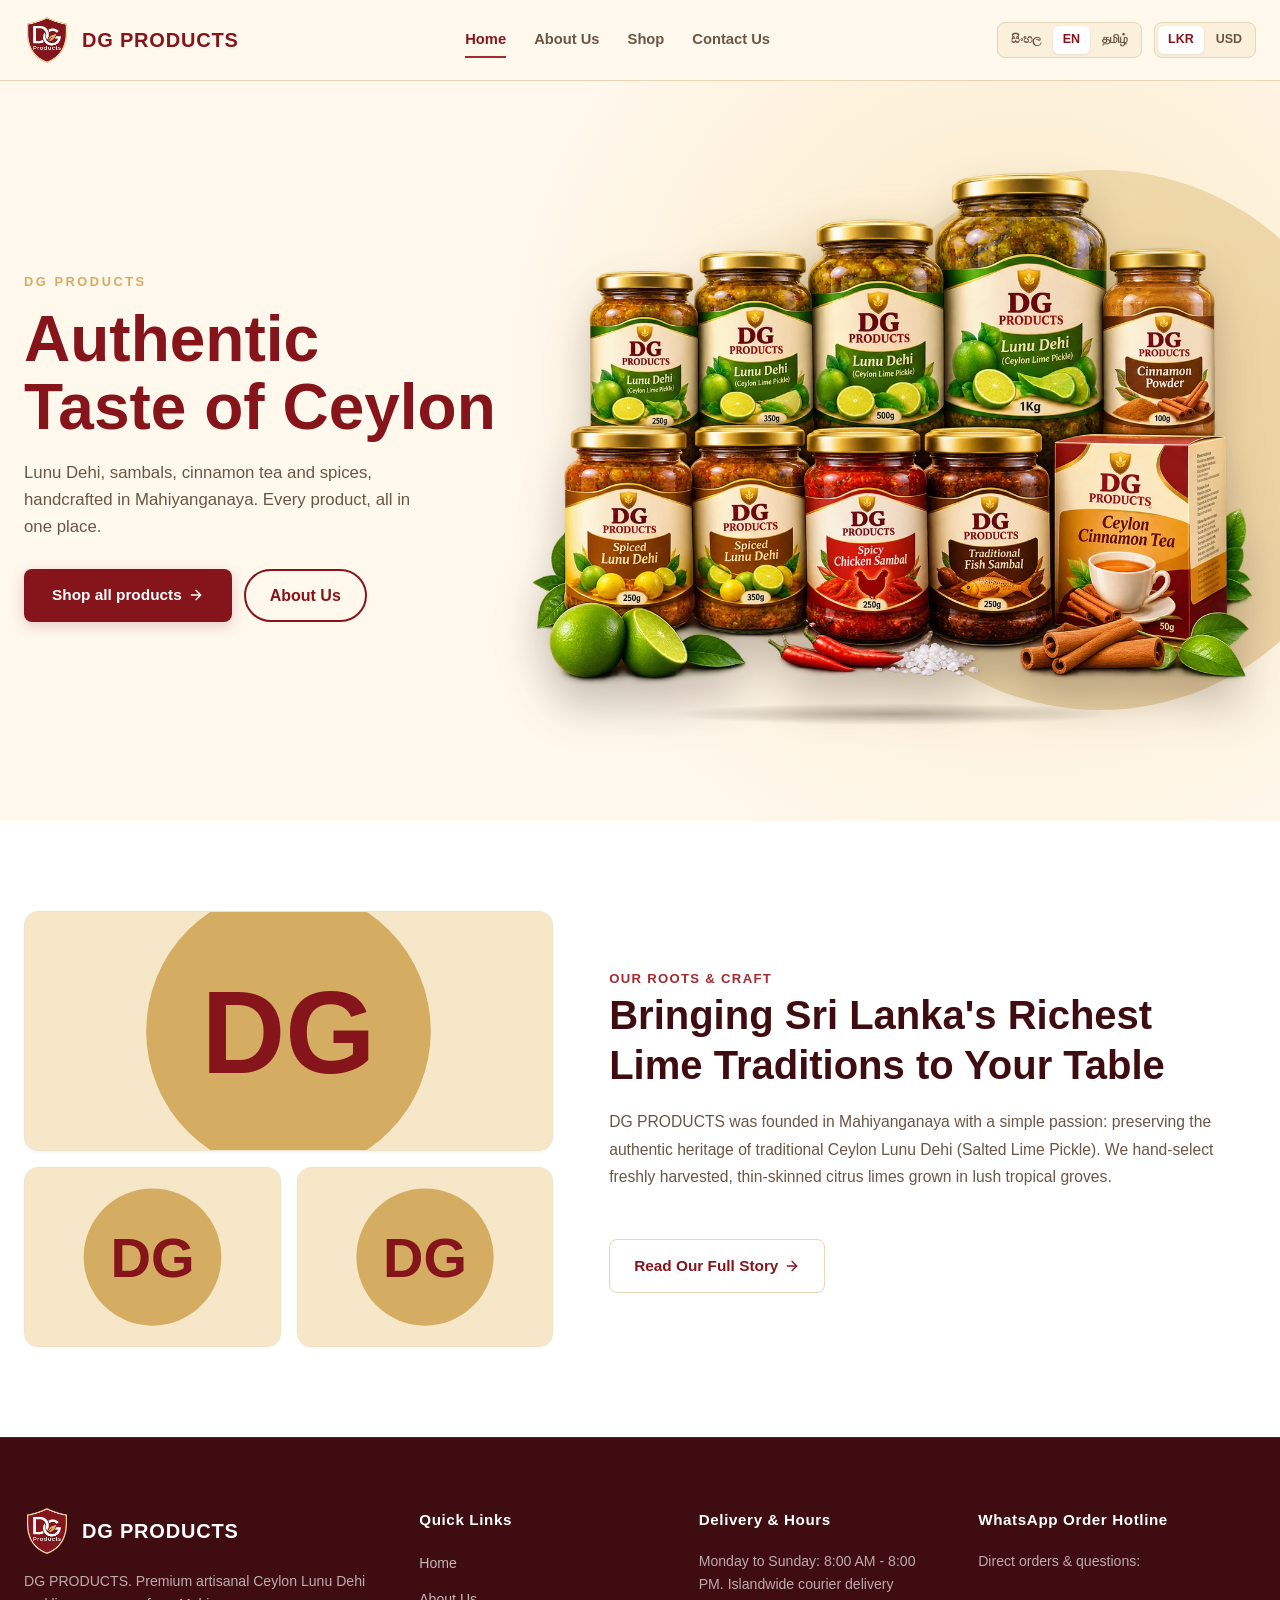
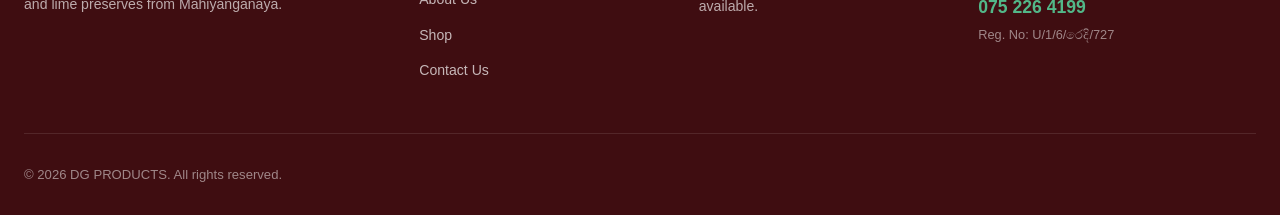
<file: index.html>
<!doctype html>
<html lang="en">
  <head>
    <meta charset="UTF-8" />
    <meta name="viewport" content="width=device-width, initial-scale=1.0" />
    <title>DG PRODUCTS | Ceylon Lime Pickle (Lunu Dehi), Sambals &amp; Cinnamon</title>
    <meta name="description" content="DG PRODUCTS - Traditional Sri Lankan Lunu Dehi, lime pickles, sambals and cinnamon from Mahiyanganaya." />
    <meta property="og:title" content="DG PRODUCTS | Ceylon Lime Pickle (Lunu Dehi), Sambals &amp; Cinnamon" />
    <meta property="og:description" content="DG PRODUCTS - Traditional Sri Lankan Lunu Dehi, lime pickles, sambals and cinnamon from Mahiyanganaya." />
    <!-- og:image: paste your full Cloudinary logo URL here -->
    <meta property="og:type" content="website" />
    <meta name="twitter:card" content="summary_large_image" />
    <link rel="icon" type="image/png" href="data:," />
    <meta name="theme-color" content="#86151B" />
    <script>try { if (sessionStorage.getItem("dg_splash_seen")) document.documentElement.classList.add("no-splash"); } catch (e) {}</script>
    <link rel="stylesheet" href="css/styles.css" />
    <noscript><style>#page-loader, #intro-splash { display: none !important; }</style></noscript>
    <script defer src="js/data.js"></script>
    <script defer src="js/common.js"></script>
    <script defer src="js/home.js"></script>
  </head>
  <body data-page="home">
    <div id="page-loader" aria-hidden="true">
      <div class="pl-logo">
        <div class="pl-ring"></div>
        <img src="images/logo.png" alt="" onerror="this.style.display='none'" />
      </div>
      <div class="pl-bar"></div>
    </div>

    <div id="intro-splash" role="dialog" aria-modal="true" aria-label="Brand Introduction">
      <div class="splash-content">
        <div class="splash-logo-container">
          <div class="splash-logo-ring"></div>
          <div class="splash-logo-glow"></div>
          <img
            data-cld="logoPng" data-w="900"
            alt="DG PRODUCTS Official Emblem"
            class="splash-logo-img"
          />
        </div>
        <h1 class="splash-brand-title">DG PRODUCTS</h1>

        <div class="splash-loader-bar">
          <div class="splash-loader-progress"></div>
        </div>

        <button id="splash-skip-btn" class="splash-skip-btn" aria-label="Skip Introduction">
          <span>Skip to Storefront</span> <i data-icon="arrow-right" data-size="14"></i>
        </button>
      </div>
    </div>

    <div id="site-header"></div>

    <main>
      <section id="home" class="hero-showcase-section" aria-label="DG PRODUCTS product showcase">
        <div id="hero-showcase" class="hero-showcase">
          <!-- replaced by home.js with the product line-up; this text is the fallback -->
          <div class="container hero-showcase-inner">
            <div class="hero-copy">
              <span class="hero-kicker">DG PRODUCTS</span>
              <h1 class="hero-title">Authentic Taste of Ceylon</h1>
              <p class="hero-sub">Lunu Dehi, sambals, cinnamon tea and spices, handcrafted in Mahiyanganaya. Every product, all in one place.</p>
              <div class="hero-cta-group">
                <a href="shop.html" class="btn-primary hero-shop-btn"><span>Shop all products</span></a>
                <a href="about.html" class="hero-ghost-btn">About Us</a>
              </div>
            </div>
          </div>
        </div>
      </section>

<section id="about" class="about-section">
        <div class="container">
          <div class="about-grid">
            <div class="about-gallery">
              <div class="about-gallery-item">
                <img data-cld="heroLimes" data-w="900" alt="Rich Spiced Lime Pickle in Bowl" />
              </div>
              <div class="about-gallery-item">
                <img data-cld="product1" data-w="900" alt="DG Products jar held against greenery" />
              </div>
              <div class="about-gallery-item">
                <img data-cld="product2" data-w="900" alt="Traditional Lunudehi with fresh limes" />
              </div>
            </div>

            <div class="about-content">
              <span class="section-label" data-i18n="aboutKicker">Our Roots & Craft</span>
              <h2 class="section-heading" data-i18n="aboutTitle">
                Bringing Sri Lanka's Richest Lime Traditions to Your Table
              </h2>
              <p class="about-prose" data-i18n="aboutPara1">
                DG PRODUCTS was founded in Mahiyanganaya with a simple passion: preserving the authentic heritage of traditional Ceylon Lunu Dehi (Salted Lime Pickle). We hand-select freshly harvested, thin-skinned citrus limes grown in lush tropical groves.
              </p>
              <a href="about.html" class="btn-secondary about-more-link"><span data-i18n="aboutReadMore">Read Our Full Story</span> <i data-icon="arrow-right" data-size="16"></i></a>
            
</div>
          </div>
        </div>
      </section>
    </main>

    <div id="site-footer"></div>

    <div id="app-toast-notification" class="app-toast"></div>
  </body>
</html>
</file>
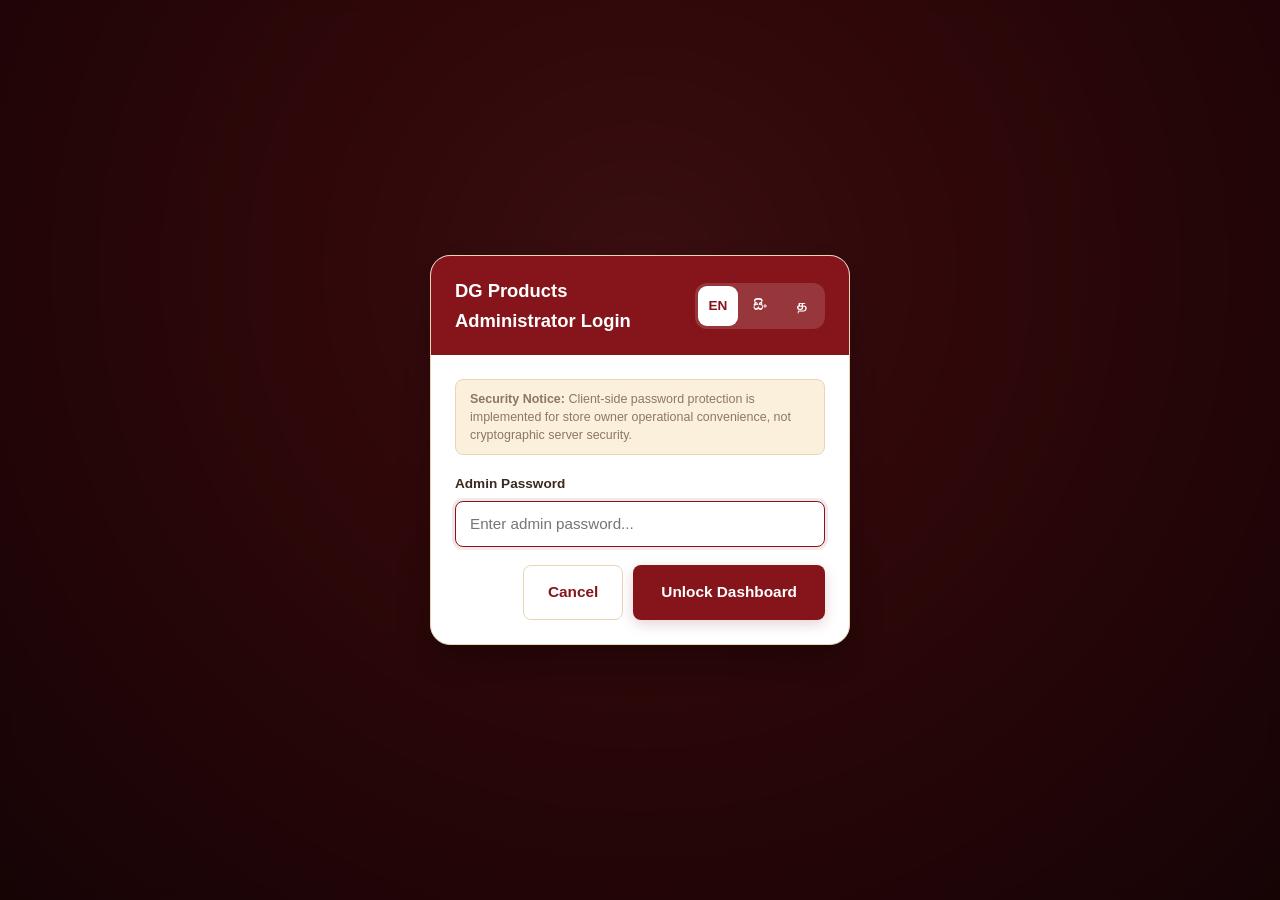
<file: admin.html>
<!doctype html>
<html lang="en">
  <head>
    <meta charset="UTF-8" />
    <meta name="viewport" content="width=device-width, initial-scale=1.0, viewport-fit=cover" />
    <title>Admin | DG PRODUCTS</title>
    <meta name="description" content="DG PRODUCTS administration." />
    <meta property="og:title" content="Admin | DG PRODUCTS" />
    <meta property="og:description" content="DG PRODUCTS administration." />
    <!-- og:image: paste your full Cloudinary logo URL here -->
    <meta property="og:type" content="website" />
    <meta name="twitter:card" content="summary_large_image" />
    <link rel="icon" type="image/png" href="data:," />
    <meta name="theme-color" content="#86151B" />
    <meta name="robots" content="noindex, nofollow" />
    <link rel="stylesheet" href="css/styles.css" />
    <link rel="stylesheet" href="css/admin-responsive.css" />
    <noscript><style>#page-loader, #intro-splash { display: none !important; }</style></noscript>
    <script defer src="js/data.js"></script>
    <script defer src="js/common.js"></script>
    <script defer src="js/admin.js"></script>
  </head>
  <body class="admin-body" data-page="admin" data-layout="none">
    <div id="page-loader" aria-hidden="true">
      <div class="pl-logo">
        <div class="pl-ring"></div>
        <img src="images/logo.png" alt="" onerror="this.style.display='none'" />
      </div>
      <div class="pl-bar"></div>
    </div>

    <div id="admin-login-modal-backdrop" class="modal-backdrop" role="dialog" aria-modal="true" aria-labelledby="admin-login-heading">
      <div class="admin-login-modal">
        <div class="admin-modal-header">
          <h3 id="admin-login-heading" data-i18n="adminUnlockTitle">DG Products Administrator Login</h3>
          <div class="admin-lang" role="group" aria-label="Language"><button type="button" class="lang-opt-btn" data-lang="en">EN</button><button type="button" class="lang-opt-btn" data-lang="si">සිං</button><button type="button" class="lang-opt-btn" data-lang="ta">த</button></div>
        </div>
        <div class="admin-modal-body">
          <div class="admin-security-note">
            <strong><span data-i18n="a_secTitle">Security Notice:</span></strong> <span data-i18n="a_secText">Client-side password protection is implemented for store owner operational convenience, not cryptographic server security.</span>
          </div>
          <div class="form-group">
            <label class="form-label" for="admin-password-input"><span data-i18n="a_passLabel">Admin Password</span></label>
            <input
              type="password"
              id="admin-password-input"
              class="form-control"
              placeholder="Enter admin password..."
              data-i18n-placeholder="adminPassPlaceholder"
              autocomplete="current-password"
            />
          </div>
          <div class="admin-login-actions">
            <button id="admin-login-cancel-btn" class="btn-secondary" data-i18n="adminBtnCancel">Cancel</button>
            <button id="admin-login-submit-btn" class="btn-primary" data-i18n="adminBtnLogin">Unlock Dashboard</button>
          </div>
        </div>
      </div>
    </div>

    <div id="admin-dashboard-backdrop" class="modal-backdrop" role="dialog" aria-modal="true" aria-labelledby="admin-dashboard-heading">
      <div class="admin-dashboard-modal">
        <div class="dashboard-header">
          <div class="dashboard-title-box">
            <button type="button" id="admin-menu-btn" class="admin-menu-btn" aria-label="Open menu" aria-controls="admin-sidebar" aria-expanded="false">
              <i data-icon="menu" data-size="22"></i>
            </button>
            <span class="dashboard-title-icon"><i data-icon="settings" data-size="24"></i></span>
            <h3 id="admin-dashboard-heading" data-i18n="adminDashboardTitle">DG Products Catalog Manager</h3>
          </div>
          <div class="dashboard-toolbar">
            <div class="admin-lang" role="group" aria-label="Language"><button type="button" class="lang-opt-btn" data-lang="en">EN</button><button type="button" class="lang-opt-btn" data-lang="si">සිං</button><button type="button" class="lang-opt-btn" data-lang="ta">த</button></div>
            <button id="admin-new-product-btn" class="btn-primary admin-add-btn" aria-label="Add Product">
              <i data-icon="plus" data-size="16"></i> <span class="btn-label"><span data-i18n="a_addNew">Add new product</span></span>
            </button>
            <button id="admin-close-dashboard-btn" class="btn-secondary admin-head-btn" aria-label="Close">
              <i data-icon="x" data-size="16"></i> <span class="btn-label"><span data-i18n="adminLogout">Exit admin</span></span>
            </button>
          </div>
        </div>

        <div class="dashboard-body">
          <div id="admin-nav-backdrop" class="admin-nav-backdrop"></div>

          <!-- Sidebar on tablet/desktop, slide-in drawer (hamburger) on phones -->
          <nav class="dashboard-tabs" id="admin-sidebar" aria-label="Admin sections">
            <p class="admin-nav-title"><span data-i18n="a_navTitle">Manage your shop</span></p>
            <button class="dashboard-tab-btn active" data-tab="list"><span class="tab-main"><i data-icon="package" data-size="20"></i><span><span data-i18n="a_navProducts">Products</span></span></span></button>
            <button class="dashboard-tab-btn" data-tab="reviews" id="admin-reviews-tab-btn"><span class="tab-main"><i data-icon="star" data-size="20"></i><span><span data-i18n="a_navReviews">Customer Reviews</span></span></span><span id="admin-pending-review-badge" class="admin-badge-count" style="display:none;">0</span></button>
            <button class="dashboard-tab-btn" data-tab="form" id="admin-form-tab-btn" hidden>Add / Edit Product</button>
            <div class="admin-help-card"><strong><span data-i18n="a_helpTitle">Good to know</span></strong><p><span data-i18n="a_helpText">Changes are saved in this browser only. Customers will see them once the catalogue is moved online (Firebase).</span></p></div>
          </nav>

          <div class="dashboard-content-area">

            <div id="admin-tab-list-content">
              <div id="admin-stats" class="admin-stats"></div>

              <div class="admin-page-head">
                <div><h4 class="admin-page-title"><span data-i18n="a_prodTitle">Your products</span></h4>
                <p class="admin-page-sub"><span data-i18n="a_prodSub">Edit a product, or use the switch to show or hide it for ordering.</span></p></div>
              </div>
              <div class="admin-list-toolbar">
                <div class="admin-search"><i data-icon="search" data-size="18"></i><input type="search" id="admin-search" class="form-control" placeholder="Search by name, size or category..." data-i18n-placeholder="a_searchPh" aria-label="Search products" /></div>
                <span id="admin-result-count" class="admin-result-count"></span>
              </div>
              <div class="admin-table-wrap">
                <table class="admin-table">
                  <thead>
                    <tr>
                      <th data-i18n="adminColImage">Photo</th>
                      <th data-i18n="adminColName">Product Name</th>
                      <th data-i18n="adminColCategory"><span data-i18n="a_lCat">Category</span></th>
                      <th data-i18n="adminColWeight">Weight</th>
                      <th data-i18n="adminColPrice">Price (LKR)</th>
                      <th data-i18n="adminColActions">Actions</th>
                    </tr>
                  </thead>
                  <tbody id="admin-products-table-body">
                  </tbody>
                </table>
              </div>
              <div id="admin-empty" class="admin-empty" hidden><strong><span data-i18n="a_emptyTitle">No products found</span></strong><p><span data-i18n="a_emptyText">Try a different word, or click &ldquo;Add new product&rdquo; to create one.</span></p></div>
              <div class="admin-danger-zone"><div><strong><span data-i18n="a_startOver">Start over?</span></strong><p><span data-i18n="a_startOverText">Brings back the original DG Products list. Your own changes will be removed.</span></p></div>
                <button id="admin-reset-catalog-btn" class="btn-secondary admin-reset-btn"><span data-i18n="a_resetBtn">Restore original products</span></button></div>
            </div>

            <div id="admin-tab-form-content" style="display:none;">
              <button type="button" id="admin-back-btn" class="admin-back-btn"><span data-i18n="a_back">&larr; Back to products</span></button>
              <h4 id="admin-form-title" class="admin-page-title">Add New Product</h4>
              <p class="admin-page-sub"><span data-i18n="a_formSubA">Required fields are marked with</span> <span class="req">*</span>. <span data-i18n="a_formSubB">Everything else is optional.</span></p>

              <form id="admin-product-edit-form">
                <input type="hidden" id="form-prod-id" />

                <section class="admin-section"><h5 class="admin-section-title"><i data-icon="package" data-size="18"></i> <span data-i18n="a_s1">1. Basic details</span></h5>
                <div class="admin-form-grid">
                  <div class="form-group span-2"><label class="form-label" for="form-prod-name-en"><span data-i18n="a_lName">Product name (English)</span> <span class="req">*</span></label>
                    <input type="text" id="form-prod-name-en" class="form-control" required placeholder="e.g. Traditional Ceylon Lunu Dehi (250g Jar)" data-i18n-placeholder="a_phName" /></div>
                  <div class="form-group"><label class="form-label" for="form-prod-price"><span data-i18n="a_lPrice">Price in Rs.</span> <span class="req">*</span></label>
                    <input type="number" id="form-prod-price" class="form-control" required min="1" step="1" inputmode="numeric" placeholder="e.g. 650" data-i18n-placeholder="a_phPrice" /></div>
                  <div class="form-group"><label class="form-label" for="form-prod-weight"><span data-i18n="a_lWeight">Size / weight</span> <span class="req">*</span></label>
                    <input type="text" id="form-prod-weight" class="form-control" required placeholder="e.g. 250g, 500g, 1kg" data-i18n-placeholder="a_phWeight" /></div>
                  <div class="form-group span-2"><label class="form-label" for="form-prod-category"><span data-i18n="a_lCat">Category</span> <span class="req">*</span></label>
                    <select id="form-prod-category" class="form-control">
                      <option value="traditional" data-i18n="catTraditional">Traditional Lunu Dehi</option><option value="spiced" data-i18n="catSpiced">Spiced & Seasoned Pickle</option>
                      <option value="special" data-i18n="catSpecial">Value Packs & Gift Jars</option><option value="sambal" data-i18n="catSambal">Sambals</option>
                      <option value="tea" data-i18n="catTea">Cinnamon Tea</option><option value="spice" data-i18n="catSpice">Ceylon Spices</option></select></div>
                </div></section>

                <section class="admin-section"><h5 class="admin-section-title"><i data-icon="package" data-size="18"></i> <span data-i18n="a_s2">2. Photo</span></h5>
                  <div class="form-group"><label class="form-label" for="form-prod-image"><span data-i18n="a_lImage">Photo name or link</span></label>
                    <input type="text" id="form-prod-image" class="form-control" placeholder="e.g. dg/chicken-sambal  or  https://res.cloudinary.com/..." />
                    <p class="form-hint"><span data-i18n="a_hImage">Paste the image name from Cloudinary, or a full image link. Leave empty to use the default photo.</span></p></div></section>

                <section class="admin-section"><h5 class="admin-section-title"><i data-icon="file-text" data-size="18"></i> <span data-i18n="a_s3">3. Description</span></h5>
                <div class="admin-form-grid">
                  <div class="form-group span-2"><label class="form-label" for="form-prod-desc-en"><span data-i18n="a_lDescEn">Description (English)</span></label>
                    <textarea id="form-prod-desc-en" class="form-control" rows="3" placeholder="Taste, how it is made, how to enjoy it..." data-i18n-placeholder="a_phDesc"></textarea></div>
                  <div class="form-group span-2"><label class="form-label" for="form-prod-addinfo-en"><span data-i18n="a_lAddInfo">Ingredients &amp; extra information</span></label>
                    <textarea id="form-prod-addinfo-en" class="form-control" rows="2" placeholder="Ingredients, storage, batch..." data-i18n-placeholder="a_phAddInfo"></textarea></div>
                </div>
                <details class="admin-more"><summary><span data-i18n="a_more">Add Sinhala &amp; Tamil (optional)</span></summary>
                <div class="admin-form-grid">
                  <div class="form-group"><label class="form-label" for="form-prod-name-si"><span data-i18n="a_lNameSi">Name (Sinhala)</span></label><input type="text" id="form-prod-name-si" class="form-control" placeholder="සිංහල නම" /></div>
                  <div class="form-group"><label class="form-label" for="form-prod-name-ta"><span data-i18n="a_lNameTa">Name (Tamil)</span></label><input type="text" id="form-prod-name-ta" class="form-control" placeholder="தமிழ் பெயர்" /></div>
                  <div class="form-group"><label class="form-label" for="form-prod-desc-si"><span data-i18n="a_lDescSi">Description (Sinhala)</span></label><textarea id="form-prod-desc-si" class="form-control" rows="2" placeholder="සිංහල විස්තරය..."></textarea></div>
                  <div class="form-group"><label class="form-label" for="form-prod-desc-ta"><span data-i18n="a_lDescTa">Description (Tamil)</span></label><textarea id="form-prod-desc-ta" class="form-control" rows="2" placeholder="தமிழ் விளக்கம்..."></textarea></div>
                  <p class="form-hint span-2"><span data-i18n="a_hLang">If you leave these empty, the English text is shown instead.</span></p>
                </div></details></section>

                <section class="admin-section"><h5 class="admin-section-title"><i data-icon="settings" data-size="18"></i> <span data-i18n="a_s4">4. Look on the website</span></h5>
                <div class="admin-form-grid">
                  <div class="form-group"><label class="form-label" for="form-prod-tag"><span data-i18n="a_lTag">Small label on the card</span></label>
                    <input type="text" id="form-prod-tag" class="form-control" placeholder="e.g. Rich &amp; Spicy" data-i18n-placeholder="a_phTag" /></div>
                  <div class="form-group"><label class="form-label" for="form-prod-palette"><span data-i18n="a_lPalette">Colour style</span></label>
                    <select id="form-prod-palette" class="form-control">
                      <option value="lime" selected data-i18n="a_palLime">Lime Pickle (Green, Brown, Cream, Gold)</option>
                      <option value="chicken" data-i18n="a_palChicken">Chicken Sambal (Chili Red, Deep Brown, Cream)</option>
                      <option value="fish" data-i18n="a_palFish">Fish Sambal (Deep Brown, Rust Red, Cream)</option>
                      <option value="tea" data-i18n="a_palTea">Cinnamon Tea (Gold, Cream, Cinnamon Brown)</option>
                      <option value="cinnamon" data-i18n="a_palCinnamon">Cinnamon Powder (Cinnamon Brown, Tan, Cream, Gold)</option>
                      <option value="custom" data-i18n="a_palCustom">Custom colours</option></select></div>
                  <div class="form-group span-2"><label class="form-label"><span data-i18n="a_lColours">Colours (main · secondary · light · accent)</span></label>
                    <div class="palette-inputs"><input type="color" id="form-prod-c1" value="#3F6B2B" /><input type="color" id="form-prod-c2" value="#6B4423" /><input type="color" id="form-prod-c3" value="#F6EDD2" /><input type="color" id="form-prod-c4" value="#D5AD62" /></div>
                    <p class="form-hint"><span data-i18n="a_hColours">Picking a colour style fills these in for you.</span></p></div>
                </div></section>

                <section class="admin-section"><h5 class="admin-section-title"><i data-icon="check" data-size="18"></i> <span data-i18n="a_s5">5. Where it appears</span></h5>
                  <label class="admin-option"><input type="checkbox" id="form-prod-available" checked /><span><strong><span data-i18n="a_switchAria">Available to order</span></strong><small><span data-i18n="a_optAvailH">Turn off if it is not on sale yet. Customers will see &ldquo;not available right now&rdquo;.</span></small></span></label>
                  <label class="admin-option"><input type="checkbox" id="form-prod-featured" checked /><span><strong><span data-i18n="a_optFeat">Show on the home page banner</span></strong><small><span data-i18n="a_optFeatH">Features this product at the top of the home page.</span></small></span></label>
                  <label class="admin-option"><input type="checkbox" id="form-prod-main" /><span><strong><span data-i18n="a_optMain">Main product</span></strong><small><span data-i18n="a_optMainH">Shows under &ldquo;Main products&rdquo; in the shop. Best to keep this to 5.</span></small></span></label>
                </section>
              <div class="admin-form-actions">
                  <button type="button" id="admin-cancel-form-btn" class="btn-secondary" data-i18n="adminBtnCancel">Cancel</button>
                  <button type="submit" class="btn-primary" ><span data-i18n="a_save">Save product</span></button>
                </div>
              </form>
            </div>

            <div id="admin-tab-reviews-content" style="display:none;">
              <div class="admin-reviews-toolbar">
                <div>
                  <h4 class="admin-page-title"><span data-i18n="a_revTitle">Customer reviews</span></h4>
                  <p style="font-size:0.85rem; color:var(--color-text-muted); margin-top:2px;">
                    <span data-i18n="a_revSub">Approve a review to show it on the product page, or reject it to keep it hidden. New reviews wait here for you.</span>
                  </p>
                </div>

                <select id="admin-review-filter-select" class="mobile-filter-select" aria-label="Filter reviews"></select>
                <div class="admin-review-filters" role="group">
                  <button class="review-filter-btn active" data-filter="all"><span data-i18n="a_fAll">All</span> (<span id="count-all-reviews">0</span>)</button>
                  <button class="review-filter-btn" data-filter="pending"><span data-i18n="a_fPending">Pending</span> (<span id="count-pending-reviews">0</span>)</button>
                  <button class="review-filter-btn" data-filter="approved"><span data-i18n="a_fApproved">Approved</span> (<span id="count-approved-reviews">0</span>)</button>
                  <button class="review-filter-btn" data-filter="rejected"><span data-i18n="a_fRejected">Rejected</span> (<span id="count-rejected-reviews">0</span>)</button>
                </div>
              </div>

              <div id="admin-reviews-list-container" class="admin-reviews-list">
              </div>
            </div>

          </div>
        </div>
      </div>
    </div>

    <div id="app-toast-notification" class="app-toast"></div>
  </body>
</html>
</file>
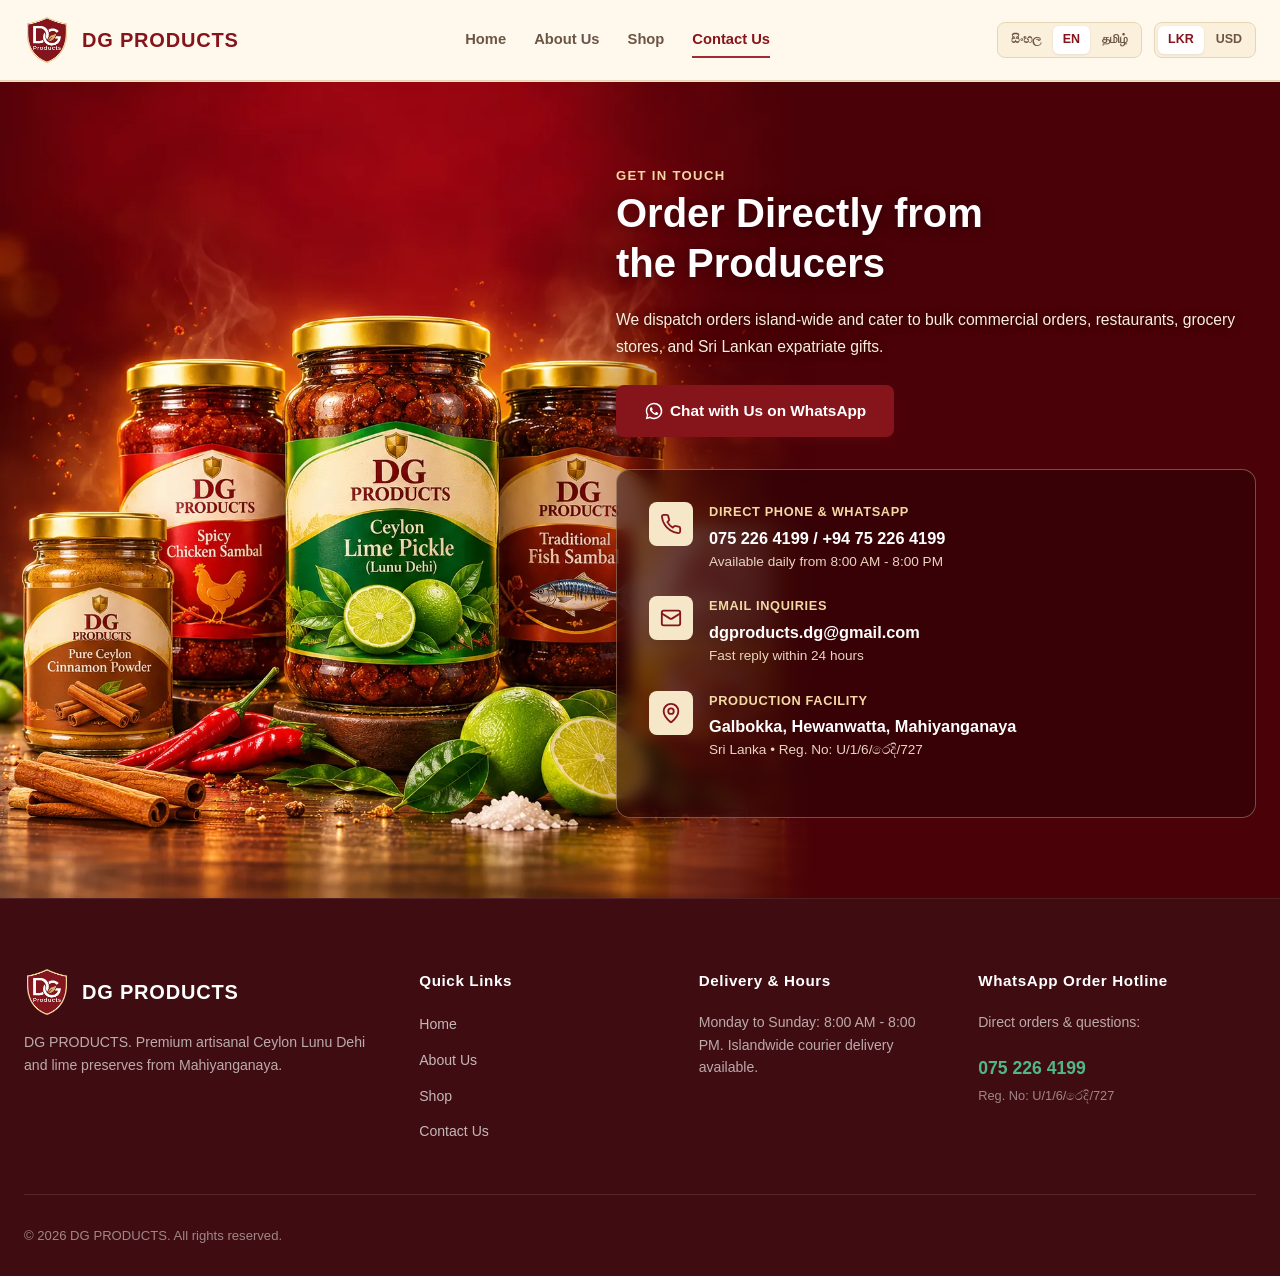
<file: contact.html>
<!doctype html>
<html lang="en">
  <head>
    <meta charset="UTF-8" />
    <meta name="viewport" content="width=device-width, initial-scale=1.0" />
    <title>Contact &amp; Order | DG PRODUCTS</title>
    <meta name="description" content="Order DG PRODUCTS directly on WhatsApp: 075 226 4199. Islandwide delivery from Mahiyanganaya, Sri Lanka." />
    <meta property="og:title" content="Contact &amp; Order | DG PRODUCTS" />
    <meta property="og:description" content="Order DG PRODUCTS directly on WhatsApp: 075 226 4199. Islandwide delivery from Mahiyanganaya, Sri Lanka." />
    <!-- og:image: paste your full Cloudinary logo URL here -->
    <meta property="og:type" content="website" />
    <meta name="twitter:card" content="summary_large_image" />
    <link rel="icon" type="image/png" href="data:," />
    <meta name="theme-color" content="#86151B" />
    <link rel="stylesheet" href="css/styles.css" />
    <noscript><style>#page-loader, #intro-splash { display: none !important; }</style></noscript>
    <script defer src="js/data.js"></script>
    <script defer src="js/common.js"></script>
  </head>
  <body data-page="contact">
    <div id="page-loader" aria-hidden="true">
      <div class="pl-logo">
        <div class="pl-ring"></div>
        <img src="images/logo.png" alt="" onerror="this.style.display='none'" />
      </div>
      <div class="pl-bar"></div>
    </div>

    <div id="site-header"></div>

    <main>
<section id="contact" class="contact-section">
        <div class="container">
          <div class="contact-grid">
            <div>
              <span class="section-label" data-i18n="contactKicker">Get In Touch</span>
              <h1 class="section-heading" data-i18n="contactTitle">Order Directly from the Producers</h1>
              <p class="about-prose" data-i18n="contactPara">
                We dispatch orders island-wide and cater to bulk commercial orders, restaurants, grocery stores, and Sri Lankan expatriate gifts.
              </p>

              <div style="margin-top: 24px;">
                <a
                  href="https://wa.me/94752264199?text=Hello%20DG%20Products!%20I%20would%20like%20to%20inquire%20about%20ordering%20Lunu%20Dehi"
                  target="_blank"
                  rel="noopener noreferrer"
                  class="btn-primary"
                >
                  <svg width="20" height="20" viewBox="0 0 24 24" fill="currentColor">
                    <path d="M12.04 2c-5.46 0-9.91 4.45-9.91 9.91 0 1.75.46 3.45 1.32 4.95L2.05 22l5.25-1.38c1.45.79 3.08 1.21 4.74 1.21 5.46 0 9.91-4.45 9.91-9.91 0-2.65-1.03-5.14-2.9-7.01A9.816 9.816 0 0 0 12.04 2zm.01 18.06c-1.48 0-2.93-.4-4.2-1.15l-.3-.18-3.12.82.83-3.04-.2-.31a8.04 8.04 0 0 1-1.24-4.29c0-4.47 3.64-8.11 8.12-8.11 2.17 0 4.2 1.03 5.73 2.57a8.077 8.077 0 0 1 2.39 5.74c-.01 4.47-3.65 8.1-8.11 8.1zm4.44-6.07c-.24-.12-1.44-.71-1.66-.79-.23-.08-.39-.12-.56.12-.17.24-.64.79-.79.95-.14.16-.29.18-.53.06-.24-.12-1.02-.38-1.95-1.21-.72-.64-1.2-1.43-1.34-1.68-.14-.24-.02-.37.1-.49.11-.11.24-.29.37-.43.12-.15.16-.24.24-.4.08-.16.04-.31-.02-.43-.06-.12-.56-1.34-.76-1.84-.2-.48-.4-.42-.56-.43h-.47c-.16 0-.43.06-.66.31-.23.24-.88.86-.88 2.1s.9 2.43 1.02 2.6c.12.16 1.77 2.7 4.28 3.79.6.26 1.07.41 1.44.53.6.19 1.15.16 1.58.1.49-.07 1.44-.59 1.64-1.16.2-.57.2-1.06.14-1.16-.06-.1-.22-.16-.46-.28z"/>
                  </svg>
                  Chat with Us on WhatsApp
                </a>
              </div>
            </div>

            <div class="contact-card">
              <div class="contact-item">
                <div class="contact-icon"><i data-icon="phone" data-size="22"></i></div>
                <div>
                  <div class="contact-info-title" data-i18n="contactPhoneLabel">Direct Phone & WhatsApp</div>
                  <div class="contact-info-text tabular"><a href="tel:+94752264199" class="contact-link">075 226 4199</a> / <a href="tel:+94752264199" class="contact-link">+94 75 226 4199</a></div>
                  <div class="contact-info-sub">Available daily from 8:00 AM - 8:00 PM</div>
                </div>
              </div>

              <div class="contact-item">
                <div class="contact-icon"><i data-icon="mail" data-size="22"></i></div>
                <div>
                  <div class="contact-info-title" data-i18n="contactEmailLabel">Email Inquiries</div>
                  <div class="contact-info-text"><a href="mailto:dgproducts.dg@gmail.com" class="contact-link">dgproducts.dg@gmail.com</a></div>
                  <div class="contact-info-sub">Fast reply within 24 hours</div>
                </div>
              </div>

              <div class="contact-item">
                <div class="contact-icon"><i data-icon="map-pin" data-size="22"></i></div>
                <div>
                  <div class="contact-info-title" data-i18n="contactAddressLabel">Production Facility</div>
                  <div class="contact-info-text"><a href="https://www.google.com/maps/search/?api=1&query=Galbokka+Hewanwatta+Mahiyanganaya+Sri+Lanka" target="_blank" rel="noopener noreferrer" class="contact-link">Galbokka, Hewanwatta, Mahiyanganaya</a></div>
                  <div class="contact-info-sub">Sri Lanka &bull; Reg. No: U/1/6/රෙදි/727</div>
                </div>
              </div>
            </div>
          </div>
        </div>
      </section>
    </main>

    <div id="site-footer"></div>

    <div id="app-toast-notification" class="app-toast"></div>
  </body>
</html>
</file>
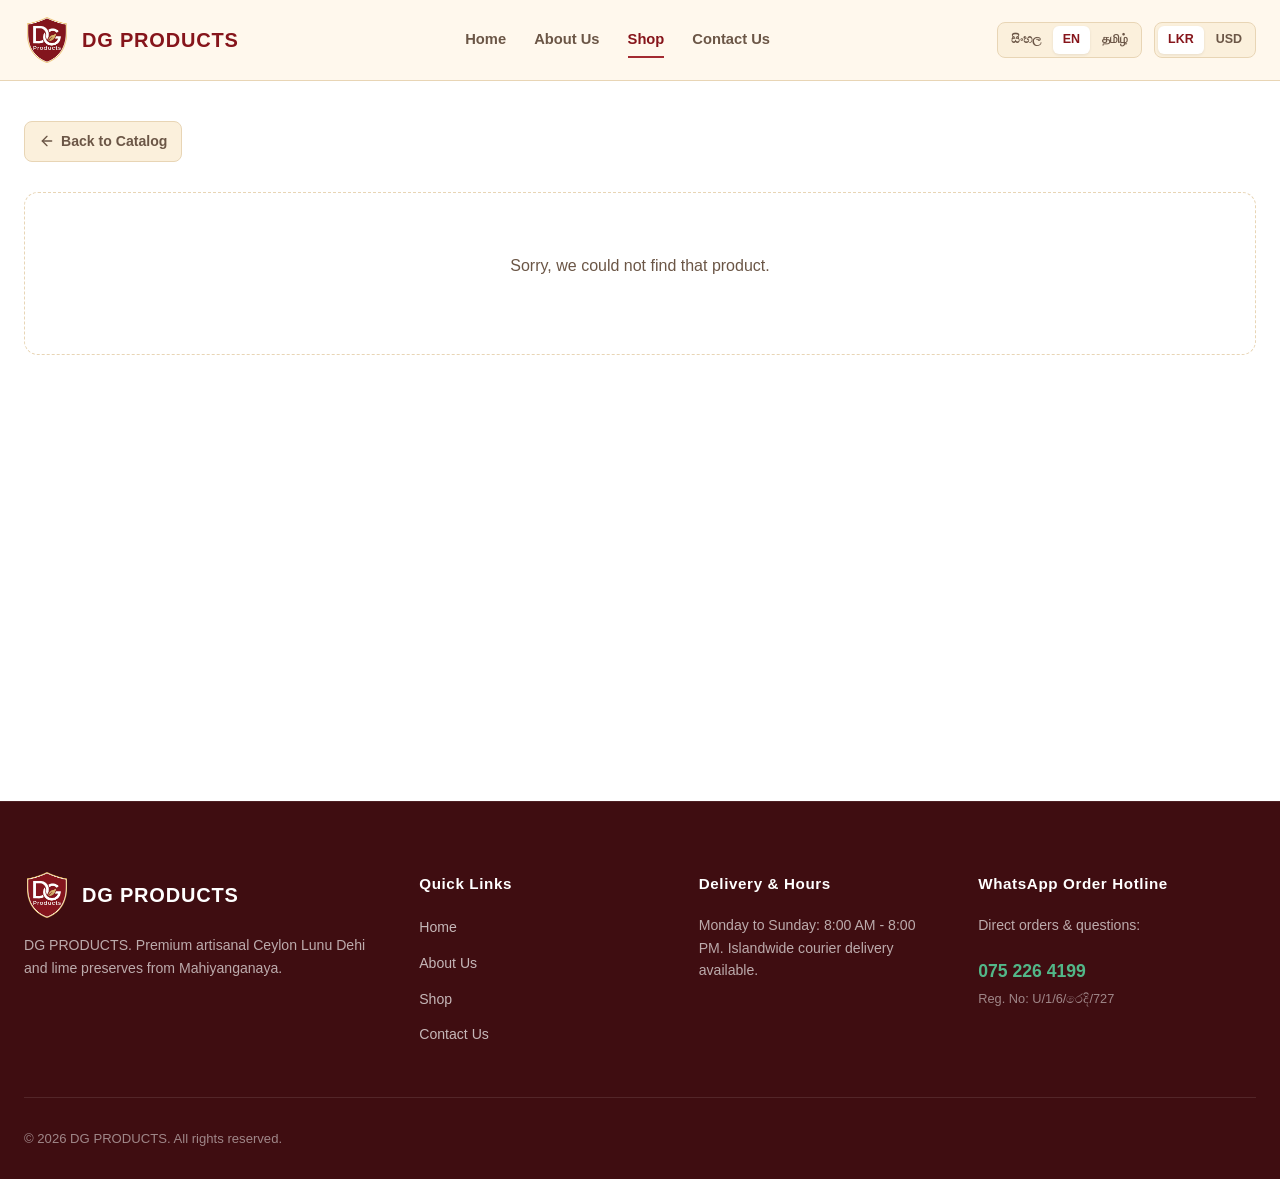
<file: product.html>
<!doctype html>
<html lang="en">
  <head>
    <meta charset="UTF-8" />
    <meta name="viewport" content="width=device-width, initial-scale=1.0" />
    <title>Product | DG PRODUCTS</title>
    <meta name="description" content="Ceylon Lunu Dehi, sambals, cinnamon tea and spices from DG PRODUCTS, Mahiyanganaya, Sri Lanka." />
    <meta property="og:title" content="Product | DG PRODUCTS" />
    <meta property="og:description" content="Ceylon Lunu Dehi, sambals, cinnamon tea and spices from DG PRODUCTS, Mahiyanganaya, Sri Lanka." />
    <!-- og:image: paste your full Cloudinary logo URL here -->
    <meta property="og:type" content="website" />
    <meta name="twitter:card" content="summary_large_image" />
    <link rel="icon" type="image/png" href="data:," />
    <meta name="theme-color" content="#86151B" />
    <link rel="stylesheet" href="css/styles.css" />
    <link rel="stylesheet" href="css/product-responsive.css" />
    <noscript><style>#page-loader, #intro-splash { display: none !important; }</style></noscript>
    <script defer src="js/data.js"></script>
    <script defer src="js/common.js"></script>
    <script defer src="js/product.js"></script>
  </head>
  <body data-page="product" data-nav="shop">
    <div id="page-loader" aria-hidden="true">
      <div class="pl-logo">
        <div class="pl-ring"></div>
        <img src="images/logo.png" alt="" onerror="this.style.display='none'" />
      </div>
      <div class="pl-bar"></div>
    </div>

    <div id="site-header"></div>

    <main id="product-detail-view" class="active" aria-label="Product Details">
      <div class="container" id="product-detail-content">
        <noscript><p>Please turn on JavaScript to see this product. <a href="shop.html">Back to the shop</a></p></noscript>
      </div>
    </main>

    <div id="site-footer"></div>

    <div id="app-toast-notification" class="app-toast"></div>
  </body>
</html>
</file>
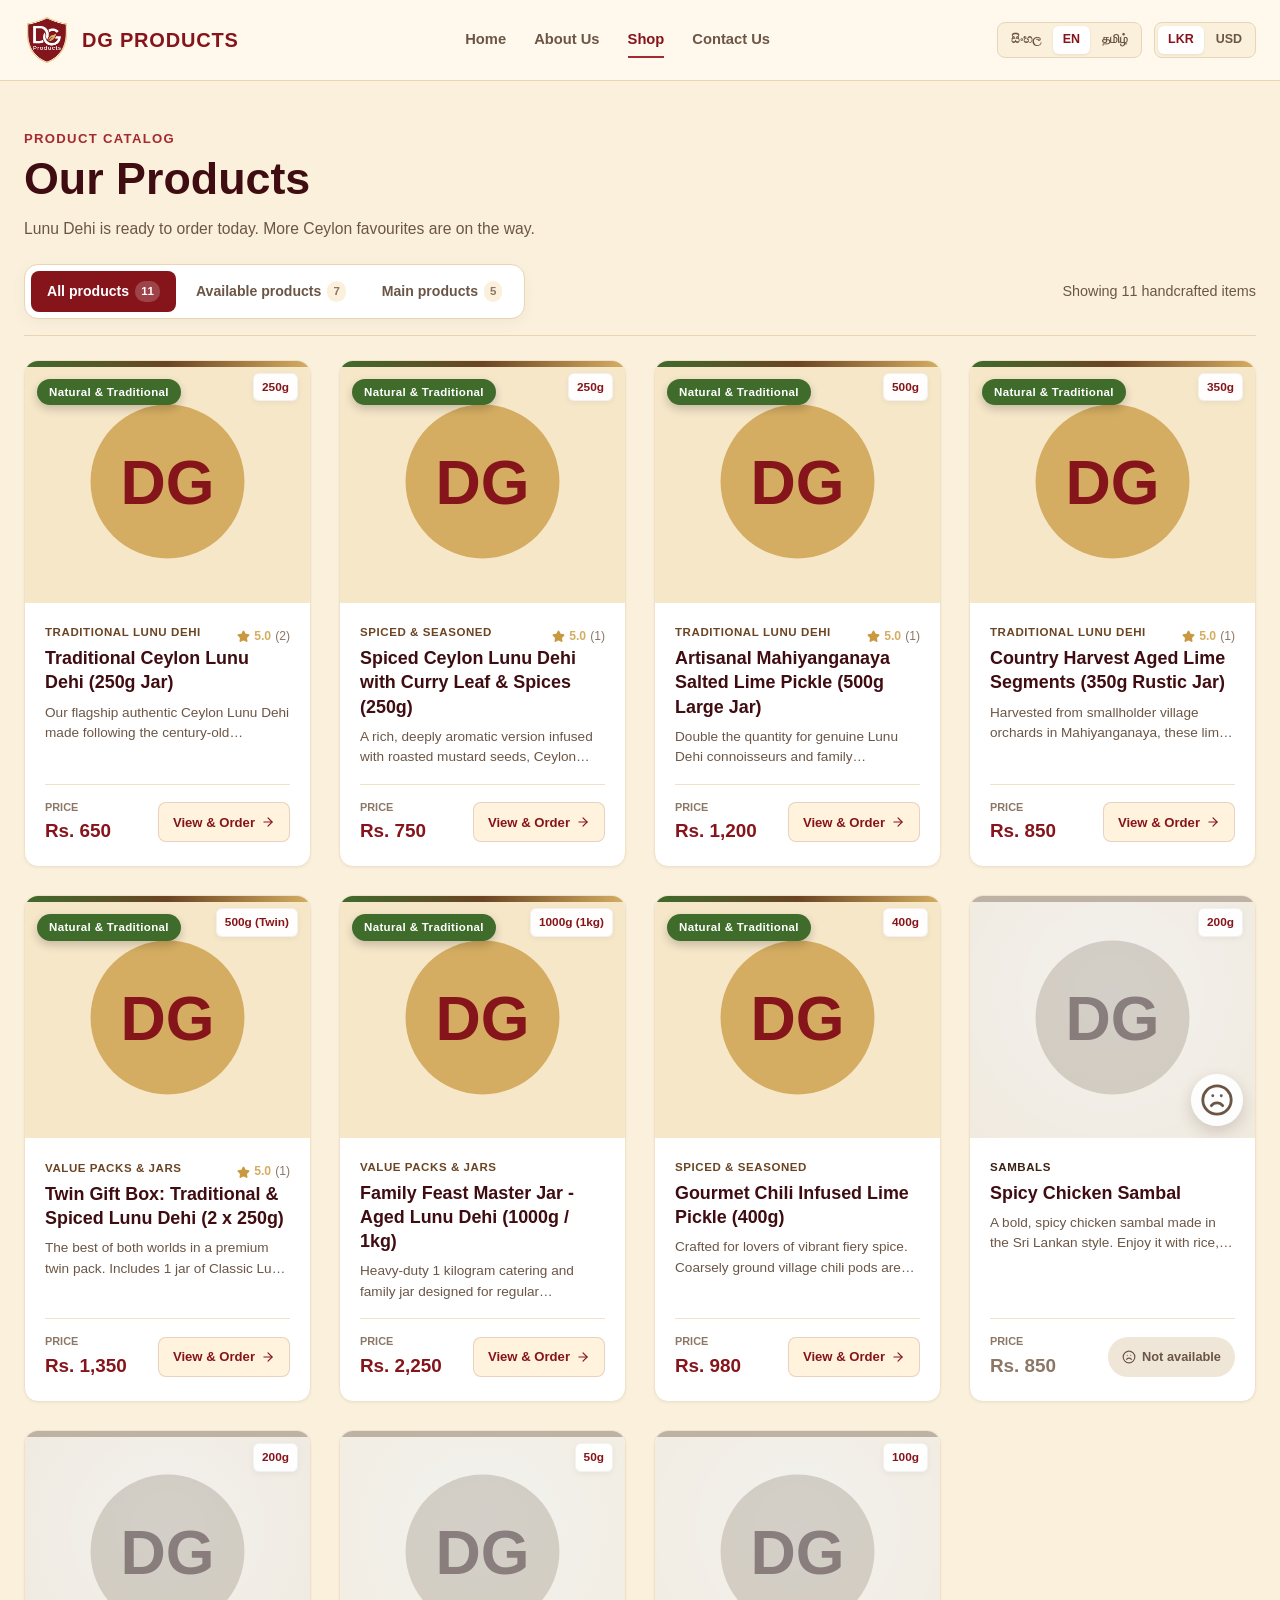
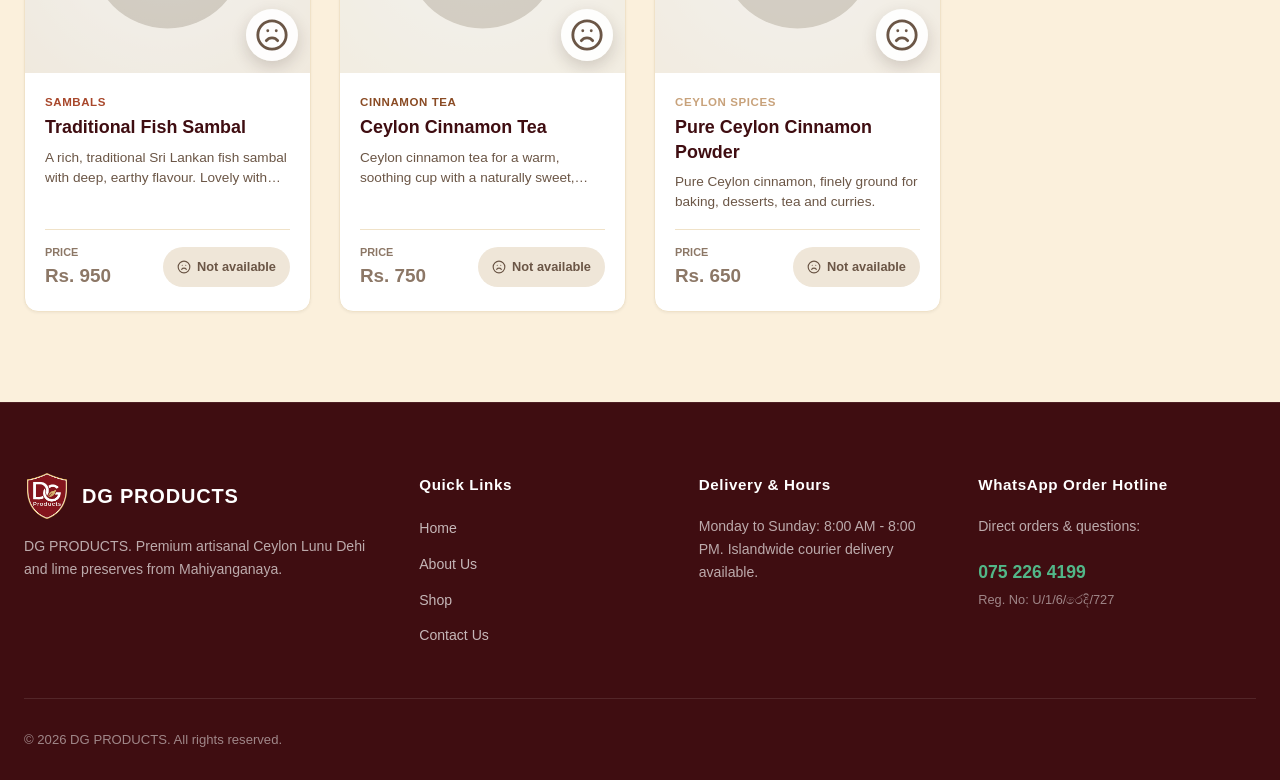
<file: shop.html>
<!doctype html>
<html lang="en">
  <head>
    <meta charset="UTF-8" />
    <meta name="viewport" content="width=device-width, initial-scale=1.0" />
    <title>Shop Lunu Dehi, Sambals &amp; Cinnamon | DG PRODUCTS</title>
    <meta name="description" content="Buy traditional Ceylon Lunu Dehi, lime pickles, sambals, cinnamon tea and Ceylon spices from DG PRODUCTS, Mahiyanganaya. Order on WhatsApp." />
    <meta property="og:title" content="Shop Lunu Dehi, Sambals &amp; Cinnamon | DG PRODUCTS" />
    <meta property="og:description" content="Buy traditional Ceylon Lunu Dehi, lime pickles, sambals, cinnamon tea and Ceylon spices from DG PRODUCTS, Mahiyanganaya. Order on WhatsApp." />
    <!-- og:image: paste your full Cloudinary logo URL here -->
    <meta property="og:type" content="website" />
    <meta name="twitter:card" content="summary_large_image" />
    <link rel="icon" type="image/png" href="data:," />
    <meta name="theme-color" content="#86151B" />
    <link rel="stylesheet" href="css/styles.css" />
    <link rel="stylesheet" href="css/shop-responsive.css" />
    <noscript><style>#page-loader, #intro-splash { display: none !important; }</style></noscript>
    <script defer src="js/data.js"></script>
    <script defer src="js/common.js"></script>
    <script defer src="js/shop.js"></script>
  </head>
  <body data-page="shop">
    <div id="page-loader" aria-hidden="true">
      <div class="pl-logo">
        <div class="pl-ring"></div>
        <img src="images/logo.png" alt="" onerror="this.style.display='none'" />
      </div>
      <div class="pl-bar"></div>
    </div>

    <div id="site-header"></div>

    <main>
<section id="shop" class="shop-section">
        <div class="container">

          <div class="shop-header-row">
            <div class="shop-header-info">
              <span class="section-label" data-i18n="shopKicker">Product Catalog</span>
              <h1 class="section-heading" data-i18n="shopTitle">Our Products</h1>
              <p class="about-prose" data-i18n="shopSubtitle">Lunu Dehi is ready to order today. More Ceylon favourites are on the way.</p>
            </div>
          </div>

          <div class="shop-layout">

            <div class="shop-top-toolbar">
              <div id="categories-bar-container"></div>
              <span id="shop-counter-text" class="shop-active-meta tabular">Loading items...</span>
            </div>

            <div id="products-showcase-grid" class="products-grid">
            </div>

          </div>

        </div>
      </section>
    </main>

    <div id="site-footer"></div>

    <div id="app-toast-notification" class="app-toast"></div>
  </body>
</html>
</file>
<file: css/styles.css>
:root {

  --color-brand-primary: #86151B;
  --color-brand-deep: #3F0D11;
  --color-brand-mid: #6E1016;
  --color-brand-lime: #A32A31;
  --color-brand-accent: #D5AD62;
  --color-brand-light: #E6C98A;
  --color-brand-subtle: #F6E7C9;
  --color-brand-tint: #FFF3DD;

  --color-bg-body: #FFF8ED;
  --color-bg-surface: #FBF0DC;
  --color-bg-card: #FFFDF7;
  --color-border: #E8D5B5;
  --color-border-subtle: #F0E2C8;
  --color-text-main: #39291F;
  --color-text-muted: #6B5646;
  --color-text-light: #8C7766;

  --color-gold: #D5AD62;
  --color-gold-light: #fef3c7;
  --color-whatsapp: #86151B;
  --color-whatsapp-dark: #6E1016;
  --color-danger: #dc2626;

  --font-display: 'Outfit', -apple-system, BlinkMacSystemFont, 'Segoe UI', Roboto, sans-serif;
  --font-body: 'Plus Jakarta Sans', -apple-system, BlinkMacSystemFont, 'Segoe UI', Roboto, sans-serif;

  --container-max: 1280px;
  --header-height: 80px;
  --radius-sm: 8px;
  --radius-md: 14px;
  --radius-lg: 20px;
  --radius-full: 9999px;

  --shadow-sm: 0 1px 3px rgba(0, 0, 0, 0.05);
  --shadow-md: 0 4px 14px rgba(0, 0, 0, 0.06);
  --shadow-lg: 0 12px 28px rgba(134, 21, 27, 0.08);
  --shadow-hover: 0 16px 36px rgba(134, 21, 27, 0.14);
}

*, *::before, *::after {
  box-sizing: border-box;
  margin: 0;
  padding: 0;
}

html {
  scroll-behavior: smooth;
  font-size: 16px;
  -webkit-text-size-adjust: 100%;
}

body {
  font-family: var(--font-body);
  background-color: var(--color-bg-body);
  color: var(--color-text-main);
  line-height: 1.6;
  overflow-x: hidden;
  -webkit-font-smoothing: antialiased;
}

img {
  max-width: 100%;
  height: auto;
  display: block;
}

button, input, select, textarea {
  font: inherit;
}

button {
  cursor: pointer;
  border: none;
  background: none;
}

a {
  color: inherit;
  text-decoration: none;
}

.tabular {
  font-variant-numeric: tabular-nums;
}

.container {
  width: 100%;
  max-width: var(--container-max);
  margin-left: auto;
  margin-right: auto;
  padding-left: 24px;
  padding-right: 24px;
}

#intro-splash {
  position: fixed;
  inset: 0;
  z-index: 9999;
  background: radial-gradient(circle at center, #86151B 0%, #3F0D11 100%);
  display: flex;
  align-items: center;
  justify-content: center;
  flex-direction: column;
  transition: opacity 0.8s cubic-bezier(0.16, 1, 0.3, 1), visibility 0.8s ease;
}

#intro-splash.fade-out {
  opacity: 0;
  visibility: hidden;
  pointer-events: none;
}

.splash-content {
  text-align: center;
  color: #ffffff;
  padding: 30px;
  display: flex;
  flex-direction: column;
  align-items: center;
  max-width: 480px;
}

.splash-logo-container {
  position: relative;
  width: 160px;
  height: 160px;
  margin-bottom: 24px;
  display: flex;
  align-items: center;
  justify-content: center;
  animation: splashPop 1.2s cubic-bezier(0.16, 1, 0.3, 1) forwards;
}

.splash-logo-ring {
  position: absolute;
  inset: -12px;
  border-radius: 50%;
  border: 2px dashed rgba(213, 173, 98, 0.4);
  animation: splashSpin 14s linear infinite;
}

.splash-logo-glow {
  position: absolute;
  inset: -4px;
  background: radial-gradient(circle, rgba(230, 201, 138, 0.35) 0%, transparent 70%);
  border-radius: 50%;
  filter: blur(8px);
}

.splash-logo-img {
  width: 100%;
  height: 100%;
  object-fit: contain;
  position: relative;
  z-index: 2;
  filter: drop-shadow(0 10px 24px rgba(0, 0, 0, 0.35));
}

.splash-brand-title {
  font-family: var(--font-display);
  font-size: 2.2rem;
  font-weight: 800;
  letter-spacing: 0.08em;
  text-transform: uppercase;
  margin-bottom: 6px;
  color: #ffffff;
  animation: splashFadeUp 1s ease 0.3s forwards;
  opacity: 0;
}

.splash-tagline {
  font-size: 1.15rem;
  font-weight: 500;
  color: var(--color-brand-light);
  letter-spacing: 0.04em;
  margin-bottom: 8px;
  animation: splashFadeUp 1s ease 0.5s forwards;
  opacity: 0;
}

.splash-domain {
  font-size: 0.9rem;
  letter-spacing: 0.15em;
  text-transform: uppercase;
  color: rgba(255, 255, 255, 0.7);
  animation: splashFadeUp 1s ease 0.7s forwards;
  opacity: 0;
  padding: 4px 14px;
  border-radius: var(--radius-full);
  background: rgba(255, 255, 255, 0.08);
  border: 1px solid rgba(255, 255, 255, 0.12);
}

.splash-loader-bar {
  width: 140px;
  height: 3px;
  background: rgba(255, 255, 255, 0.15);
  border-radius: 3px;
  margin-top: 28px;
  overflow: hidden;
  position: relative;
}

.splash-loader-progress {
  width: 100%;
  height: 100%;
  background: linear-gradient(90deg, var(--color-brand-accent), #EBD3A0);
  transform-origin: left;
  animation: splashProgress 2.2s cubic-bezier(0.65, 0, 0.35, 1) forwards;
}

.splash-skip-btn {
  margin-top: 20px;
  color: rgba(255, 255, 255, 0.5);
  font-size: 0.8rem;
  letter-spacing: 0.05em;
  transition: color 0.2s ease;
}

.splash-skip-btn:hover {
  color: #ffffff;
}

@keyframes splashPop {
  0% { transform: scale(0.6); opacity: 0; }
  100% { transform: scale(1); opacity: 1; }
}

@keyframes splashFadeUp {
  0% { transform: translateY(12px); opacity: 0; }
  100% { transform: translateY(0); opacity: 1; }
}

@keyframes splashSpin {
  100% { transform: rotate(360deg); }
}

@keyframes splashProgress {
  0% { transform: scaleX(0); }
  100% { transform: scaleX(1); }
}

.site-header {
  position: sticky;
  top: 0;
  z-index: 1000;
  background: rgba(255, 255, 255, 0.96);
  backdrop-filter: blur(12px);
  border-bottom: 1px solid var(--color-border-subtle);
  transition: all 0.3s ease;
}

.site-header.scrolled {
  box-shadow: 0 4px 20px rgba(0, 0, 0, 0.04);
}

.header-container {
  display: flex;
  align-items: center;
  justify-content: space-between;
  height: var(--header-height);
  gap: 24px;
}

.brand-lockup {
  display: flex;
  align-items: center;
  gap: 12px;
  cursor: pointer;
  user-select: none;
  flex-shrink: 0;
  transition: opacity 0.2s ease;
}

.brand-lockup:hover {
  opacity: 0.9;
}

.brand-logo-img {
  width: 46px;
  height: 46px;
  object-fit: contain;
  transition: transform 0.2s cubic-bezier(0.16, 1, 0.3, 1);
}

.brand-lockup:active .brand-logo-img {
  transform: scale(0.92);
}

.brand-text-block {
  display: flex;
  flex-direction: column;
}

.brand-name {
  font-family: var(--font-display);
  font-size: 1.25rem;
  font-weight: 800;
  letter-spacing: 0.04em;
  color: var(--color-brand-primary);
  line-height: 1.1;
  text-transform: uppercase;
}

.brand-domain-tagline {
  font-size: 0.72rem;
  font-weight: 600;
  color: var(--color-brand-lime);
  letter-spacing: 0.03em;
  display: flex;
  align-items: center;
  gap: 6px;
}

.main-nav {
  display: flex;
  align-items: center;
  gap: 28px;
}

.nav-link {
  font-size: 0.92rem;
  font-weight: 600;
  color: var(--color-text-muted);
  white-space: nowrap;
  position: relative;
  padding: 6px 0;
  transition: color 0.2s ease;
}

.nav-link:hover,
.nav-link.active {
  color: var(--color-brand-primary);
}

.nav-link::after {
  content: '';
  position: absolute;
  bottom: 0;
  left: 0;
  width: 0;
  height: 2px;
  background-color: var(--color-brand-lime);
  transition: width 0.25s cubic-bezier(0.16, 1, 0.3, 1);
}

.nav-link:hover::after,
.nav-link.active::after {
  width: 100%;
}

.header-actions {
  display: flex;
  align-items: center;
  gap: 12px;
  flex-shrink: 0;
}

.action-btn {
  display: inline-flex;
  align-items: center;
  justify-content: center;
  width: 38px;
  height: 38px;
  border-radius: var(--radius-sm);
  color: var(--color-text-muted);
  border: 1px solid var(--color-border);
  background-color: #ffffff;
  transition: all 0.2s ease;
}

.action-btn:hover {
  color: var(--color-brand-primary);
  border-color: var(--color-brand-lime);
  background-color: var(--color-brand-tint);
}

.selector-pill {
  display: inline-flex;
  align-items: center;
  background: var(--color-bg-surface);
  border: 1px solid var(--color-border);
  border-radius: var(--radius-sm);
  padding: 3px;
  gap: 2px;
}

.selector-option {
  padding: 4px 10px;
  font-size: 0.78rem;
  font-weight: 600;
  border-radius: 6px;
  color: var(--color-text-muted);
  transition: all 0.2s ease;
  white-space: nowrap;
}

.selector-option.active {
  background: #ffffff;
  color: var(--color-brand-primary);
  box-shadow: 0 1px 3px rgba(0, 0, 0, 0.08);
}

.selector-option:hover:not(.active) {
  color: var(--color-text-main);
}

.mobile-menu-btn {
  display: none;
}

.search-bar-drawer {
  background: #ffffff;
  border-bottom: 1px solid var(--color-border);
  padding: 16px 0;
  box-shadow: 0 8px 24px rgba(0, 0, 0, 0.04);
  display: none;
}

.search-bar-drawer.open {
  display: block;
  animation: slideDown 0.25s ease forwards;
}

.search-input-wrapper {
  position: relative;
  display: flex;
  align-items: center;
}

.search-input-field {
  width: 100%;
  padding: 12px 48px 12px 18px;
  font-size: 1rem;
  border: 1.5px solid var(--color-border);
  border-radius: var(--radius-md);
  background-color: var(--color-bg-surface);
  transition: all 0.2s ease;
}

.search-input-field:focus {
  outline: none;
  border-color: var(--color-brand-mid);
  background-color: #ffffff;
  box-shadow: 0 0 0 4px rgba(110, 16, 22, 0.1);
}

.search-clear-btn {
  position: absolute;
  right: 14px;
  color: var(--color-text-light);
  font-size: 1.2rem;
  padding: 4px;
}

@keyframes slideDown {
  from { opacity: 0; transform: translateY(-8px); }
  to { opacity: 1; transform: translateY(0); }
}

.hero-section {
  padding: 60px 0 80px;
  background: linear-gradient(180deg, #ffffff 0%, #FBF0DC 100%);
  position: relative;
  overflow: hidden;
}

.hero-grid {
  display: grid;
  grid-template-columns: 1.15fr 0.85fr;
  align-items: center;
  gap: 56px;
}

.hero-content {
  max-width: 620px;
}

.hero-kicker {
  display: inline-flex;
  align-items: center;
  gap: 8px;
  font-size: 0.82rem;
  font-weight: 700;
  letter-spacing: 0.08em;
  text-transform: uppercase;
  color: var(--color-brand-lime);
  margin-bottom: 16px;
}

.hero-title {
  font-family: var(--font-display);
  font-size: clamp(2.3rem, 4.2vw, 3.6rem);
  font-weight: 800;
  line-height: 1.15;
  color: var(--color-brand-deep);
  margin-bottom: 20px;
  text-wrap: balance;
}

.hero-title span {
  color: var(--color-brand-mid);
}

.hero-subtitle {
  font-size: 1.08rem;
  color: var(--color-text-muted);
  line-height: 1.7;
  margin-bottom: 32px;
}

.hero-cta-group {
  display: flex;
  align-items: center;
  gap: 16px;
  flex-wrap: wrap;
}

.btn-primary {
  display: inline-flex;
  align-items: center;
  justify-content: center;
  gap: 10px;
  background: var(--color-brand-primary);
  color: #ffffff;
  padding: 14px 28px;
  font-weight: 600;
  font-size: 0.96rem;
  border-radius: var(--radius-sm);
  transition: all 0.2s cubic-bezier(0.16, 1, 0.3, 1);
  box-shadow: 0 4px 14px rgba(134, 21, 27, 0.2);
}

.btn-primary:hover {
  background: var(--color-brand-mid);
  transform: translateY(-2px);
  box-shadow: 0 8px 22px rgba(134, 21, 27, 0.28);
}

.btn-secondary {
  display: inline-flex;
  align-items: center;
  justify-content: center;
  gap: 8px;
  background: #ffffff;
  color: var(--color-brand-primary);
  border: 1.5px solid var(--color-border);
  padding: 14px 24px;
  font-weight: 600;
  font-size: 0.96rem;
  border-radius: var(--radius-sm);
  transition: all 0.2s ease;
}

.btn-secondary:hover {
  border-color: var(--color-brand-primary);
  background: var(--color-brand-tint);
}

.hero-trust-bar {
  display: flex;
  align-items: center;
  gap: 24px;
  margin-top: 36px;
  padding-top: 24px;
  border-top: 1px solid var(--color-border-subtle);
  font-size: 0.85rem;
  color: var(--color-text-light);
}

.hero-trust-item {
  display: flex;
  align-items: center;
  gap: 8px;
  font-weight: 600;
}

.hero-media-wrapper {
  position: relative;
}

.hero-media-card {
  position: relative;
  border-radius: var(--radius-lg);
  overflow: hidden;
  box-shadow: 0 20px 40px rgba(134, 21, 27, 0.12);
  border: 1px solid rgba(134, 21, 27, 0.08);
  background: #ffffff;
}

.hero-media-card img {
  width: 100%;
  height: 480px;
  object-fit: cover;
  transition: transform 0.6s cubic-bezier(0.16, 1, 0.3, 1);
}

.hero-media-card:hover img {
  transform: scale(1.03);
}

.hero-float-badge {
  position: absolute;
  bottom: 24px;
  left: 24px;
  background: rgba(255, 255, 255, 0.95);
  backdrop-filter: blur(10px);
  padding: 12px 18px;
  border-radius: var(--radius-md);
  box-shadow: 0 8px 24px rgba(0, 0, 0, 0.1);
  display: flex;
  align-items: center;
  gap: 12px;
  border: 1px solid rgba(255, 255, 255, 0.8);
}

.float-badge-icon {
  width: 36px;
  height: 36px;
  border-radius: 50%;
  background: var(--color-brand-subtle);
  color: var(--color-brand-primary);
  display: flex;
  align-items: center;
  justify-content: center;
  font-size: 1.1rem;
}

.float-badge-title {
  font-weight: 700;
  font-size: 0.88rem;
  color: var(--color-brand-deep);
}

.float-badge-desc {
  font-size: 0.74rem;
  color: var(--color-text-muted);
}

.about-section {
  padding: 90px 0;
  background: #ffffff;
}

.about-grid {
  display: grid;
  grid-template-columns: 0.9fr 1.1fr;
  gap: 56px;
  align-items: center;
}

.about-gallery {
  display: grid;
  grid-template-columns: 1fr 1fr;
  gap: 16px;
}

.about-gallery-item {
  border-radius: var(--radius-md);
  overflow: hidden;
  box-shadow: var(--shadow-sm);
  border: 1px solid var(--color-border-subtle);
  background: var(--color-bg-surface);
}

.about-gallery-item:first-child {
  grid-column: span 2;
  height: 240px;
}

.about-gallery-item:not(:first-child) {
  height: 180px;
}

.about-gallery-item img {
  width: 100%;
  height: 100%;
  object-fit: cover;
  transition: transform 0.4s ease;
}

.about-gallery-item:hover img {
  transform: scale(1.05);
}

.section-label {
  font-size: 0.82rem;
  font-weight: 700;
  letter-spacing: 0.1em;
  text-transform: uppercase;
  color: var(--color-brand-lime);
  margin-bottom: 12px;
}

.section-heading {
  font-family: var(--font-display);
  font-size: clamp(1.8rem, 3.2vw, 2.5rem);
  font-weight: 700;
  color: var(--color-brand-deep);
  line-height: 1.25;
  margin-bottom: 18px;
  text-wrap: balance;
}

.about-prose {
  color: var(--color-text-muted);
  font-size: 0.98rem;
  line-height: 1.75;
  margin-bottom: 24px;
}

.about-feature-list {
  display: grid;
  grid-template-columns: 1fr 1fr;
  gap: 16px;
  margin-top: 24px;
}

.about-feature-box {
  padding: 16px;
  background: var(--color-bg-surface);
  border-radius: var(--radius-sm);
  border: 1px solid var(--color-border-subtle);
}

.about-feature-box h4 {
  font-size: 0.92rem;
  font-weight: 700;
  color: var(--color-brand-primary);
  margin-bottom: 4px;
}

.about-feature-box p {
  font-size: 0.82rem;
  color: var(--color-text-light);
  line-height: 1.5;
}

.shop-section {
  padding: 80px 0 100px;
  background: var(--color-bg-surface);
  position: relative;
}

.shop-header-row {
  display: flex;
  align-items: flex-end;
  justify-content: space-between;
  margin-bottom: 32px;
  gap: 20px;
  flex-wrap: wrap;
}

.shop-header-info {
  max-width: 580px;
}

.shop-active-meta {
  font-size: 0.9rem;
  color: var(--color-text-muted);
  font-weight: 500;
}

.shop-layout {
  position: relative;
  display: flex;
  flex-direction: column;
  gap: 32px;
}

.products-grid {
  display: grid;
  grid-template-columns: repeat(auto-fill, minmax(280px, 1fr));
  gap: 28px;
  width: 100%;
}

.shop-top-toolbar {
  display: flex;
  justify-content: flex-start;
  align-items: center;
  padding-bottom: 20px;
  border-bottom: 1px solid var(--color-border);
}

.categories-bar-compact {
  display: inline-flex;
  align-items: center;
  flex-wrap: wrap;
  gap: 8px;
  background: #ffffff;
  padding: 8px 12px;
  border-radius: var(--radius-md);
  border: 1px solid var(--color-border);
  box-shadow: 0 4px 16px rgba(0, 0, 0, 0.04);
}

.categories-bar-label {
  font-size: 0.76rem;
  font-weight: 700;
  text-transform: uppercase;
  letter-spacing: 0.06em;
  color: var(--color-text-light);
  margin-right: 4px;
  padding-right: 8px;
  border-right: 1px solid var(--color-border);
}

.category-pill-btn {
  padding: 6px 12px;
  border-radius: 8px;
  font-size: 0.8rem;
  font-weight: 600;
  color: var(--color-text-muted);
  background: transparent;
  transition: all 0.2s ease;
  display: inline-flex;
  align-items: center;
  gap: 6px;
  white-space: nowrap;
}

.category-pill-btn .count-tag {
  font-size: 0.72rem;
  padding: 1px 6px;
  background: var(--color-bg-surface);
  border-radius: 10px;
  color: var(--color-text-light);
}

.category-pill-btn:hover {
  color: var(--color-brand-primary);
  background: var(--color-brand-tint);
}

.category-pill-btn.active {
  background: var(--color-brand-primary);
  color: #ffffff;
}

.category-pill-btn.active .count-tag {
  background: rgba(255, 255, 255, 0.2);
  color: #ffffff;
}

.product-card {
  background: #ffffff;
  border-radius: var(--radius-md);
  border: 1px solid var(--color-border-subtle);
  overflow: hidden;
  display: flex;
  flex-direction: column;
  transition: all 0.3s cubic-bezier(0.16, 1, 0.3, 1);
  box-shadow: var(--shadow-sm);
  position: relative;
  cursor: pointer;
}

.product-card:hover {
  transform: translateY(-4px);
  border-color: rgba(110, 16, 22, 0.25);
  box-shadow: var(--shadow-hover);
}

.card-media-wrapper {
  position: relative;
  width: 100%;
  padding-top: 85%;
  background-color: #FBF0DC;
  overflow: hidden;
}

.card-media-img {
  position: absolute;
  top: 0;
  left: 0;
  width: 100%;
  height: 100%;
  object-fit: cover;
  transition: transform 0.5s cubic-bezier(0.16, 1, 0.3, 1);
}

.product-card:hover .card-media-img {
  transform: scale(1.06);
}

.card-weight-badge {
  position: absolute;
  top: 12px;
  right: 12px;
  background: rgba(255, 255, 255, 0.95);
  backdrop-filter: blur(4px);
  color: var(--color-brand-primary);
  font-size: 0.74rem;
  font-weight: 700;
  padding: 4px 8px;
  border-radius: 6px;
  border: 1px solid rgba(0, 0, 0, 0.05);
  box-shadow: 0 2px 6px rgba(0, 0, 0, 0.05);
}

.card-category-tag {
  font-size: 0.72rem;
  text-transform: uppercase;
  font-weight: 700;
  letter-spacing: 0.05em;
  color: var(--color-brand-lime);
  margin-bottom: 4px;
}

.card-body {
  padding: 20px;
  display: flex;
  flex-direction: column;
  flex-grow: 1;
}

.card-title {
  font-family: var(--font-display);
  font-size: 1.12rem;
  font-weight: 700;
  color: var(--color-brand-deep);
  line-height: 1.35;
  margin-bottom: 8px;
  transition: color 0.2s ease;
}

.product-card:hover .card-title {
  color: var(--color-brand-mid);
}

.card-excerpt {
  font-size: 0.85rem;
  color: var(--color-text-muted);
  line-height: 1.5;
  margin-bottom: 16px;
  display: -webkit-box;
  -webkit-line-clamp: 2;
  -webkit-box-orient: vertical;
  overflow: hidden;
}

.card-footer-row {
  margin-top: auto;
  display: flex;
  align-items: center;
  justify-content: space-between;
  padding-top: 14px;
  border-top: 1px solid var(--color-border-subtle);
}

.card-price-block {
  display: flex;
  flex-direction: column;
}

.card-price-label {
  font-size: 0.68rem;
  color: var(--color-text-light);
  text-transform: uppercase;
  font-weight: 600;
}

.card-price-value {
  font-size: 1.18rem;
  font-weight: 700;
  color: var(--color-brand-primary);
}

.card-action-btn {
  background: var(--color-brand-tint);
  color: var(--color-brand-primary);
  font-weight: 600;
  font-size: 0.82rem;
  padding: 8px 14px;
  border-radius: var(--radius-sm);
  transition: all 0.2s ease;
  border: 1px solid rgba(110, 16, 22, 0.15);
}

.product-card:hover .card-action-btn {
  background: var(--color-brand-primary);
  color: #ffffff;
}

.empty-products-view {
  grid-column: 1 / -1;
  text-align: center;
  padding: 60px 20px;
  background: #ffffff;
  border-radius: var(--radius-md);
  border: 1px dashed var(--color-border);
}

.empty-products-view p {
  color: var(--color-text-muted);
  margin-bottom: 16px;
}

#product-detail-view {
  display: none;
  background: #ffffff;
  padding: 40px 0 90px;
  min-height: 80vh;
}

#product-detail-view.active {
  display: block;
  animation: fadeIn 0.3s ease;
}

.detail-nav-back {
  display: inline-flex;
  align-items: center;
  gap: 8px;
  font-size: 0.88rem;
  font-weight: 600;
  color: var(--color-text-muted);
  margin-bottom: 30px;
  padding: 8px 14px;
  border-radius: var(--radius-sm);
  background: var(--color-bg-surface);
  border: 1px solid var(--color-border);
  transition: all 0.2s ease;
}

.detail-nav-back:hover {
  color: var(--color-brand-primary);
  border-color: var(--color-brand-lime);
  background: var(--color-brand-tint);
}

.detail-grid {
  display: grid;
  grid-template-columns: 1fr 1fr;
  gap: 56px;
  align-items: start;
}

.detail-gallery {
  display: flex;
  flex-direction: column;
  gap: 16px;
  position: sticky;
  top: 100px;
}

.detail-main-image-wrap {
  position: relative;
  width: 100%;
  height: 480px;
  background: #FBF0DC;
  border-radius: var(--radius-lg);
  overflow: hidden;
  border: 1px solid var(--color-border-subtle);
  box-shadow: var(--shadow-md);
}

.detail-main-image {
  width: 100%;
  height: 100%;
  object-fit: cover;
  transition: transform 0.3s ease;
}

.detail-gallery-thumbs {
  display: flex;
  gap: 12px;
  overflow-x: auto;
  padding-bottom: 4px;
}

.detail-thumb {
  width: 72px;
  height: 72px;
  border-radius: var(--radius-sm);
  overflow: hidden;
  border: 2px solid transparent;
  cursor: pointer;
  flex-shrink: 0;
  background: var(--color-bg-surface);
  transition: all 0.2s ease;
}

.detail-thumb.active {
  border-color: var(--color-brand-primary);
}

.detail-thumb img {
  width: 100%;
  height: 100%;
  object-fit: cover;
}

.detail-info-col {
  display: flex;
  flex-direction: column;
}

.detail-category-kicker {
  font-size: 0.8rem;
  font-weight: 700;
  text-transform: uppercase;
  letter-spacing: 0.08em;
  color: var(--color-brand-lime);
  margin-bottom: 8px;
}

.detail-title {
  font-family: var(--font-display);
  font-size: clamp(2rem, 3.2vw, 2.5rem);
  font-weight: 800;
  color: var(--color-brand-deep);
  line-height: 1.2;
  margin-bottom: 12px;
}

.detail-price-box {
  display: flex;
  align-items: baseline;
  gap: 12px;
  margin-bottom: 24px;
  padding-bottom: 20px;
  border-bottom: 1px solid var(--color-border-subtle);
}

.detail-price {
  font-size: 2rem;
  font-weight: 800;
  color: var(--color-brand-primary);
}

.detail-stock-status {
  font-size: 0.82rem;
  font-weight: 600;
  color: var(--color-brand-lime);
  display: inline-flex;
  align-items: center;
  gap: 6px;
}

.detail-option-group {
  margin-bottom: 24px;
}

.detail-option-title {
  font-size: 0.85rem;
  font-weight: 700;
  color: var(--color-text-main);
  margin-bottom: 10px;
  text-transform: uppercase;
  letter-spacing: 0.04em;
}

.detail-weight-pill {
  display: inline-flex;
  align-items: center;
  padding: 8px 16px;
  border-radius: var(--radius-sm);
  border: 1.5px solid var(--color-border);
  font-weight: 600;
  font-size: 0.92rem;
  color: var(--color-text-main);
  background: #ffffff;
  cursor: pointer;
  margin-right: 8px;
  margin-bottom: 8px;
  transition: all 0.2s ease;
}

.detail-weight-pill.active {
  border-color: var(--color-brand-primary);
  background: var(--color-brand-tint);
  color: var(--color-brand-primary);
}

.detail-purchase-row {
  display: flex;
  align-items: center;
  gap: 16px;
  margin-bottom: 32px;
}

.quantity-stepper {
  display: inline-flex;
  align-items: center;
  border: 1.5px solid var(--color-border);
  border-radius: var(--radius-sm);
  background: var(--color-bg-surface);
  overflow: hidden;
}

.stepper-btn {
  width: 42px;
  height: 48px;
  display: flex;
  align-items: center;
  justify-content: center;
  font-size: 1.2rem;
  color: var(--color-text-main);
  background: transparent;
  transition: background 0.2s ease;
}

.stepper-btn:hover {
  background: rgba(0, 0, 0, 0.05);
}

.stepper-input {
  width: 50px;
  height: 48px;
  text-align: center;
  font-weight: 700;
  border: none;
  background: transparent;
  font-size: 1rem;
}

.stepper-input:focus {
  outline: none;
}

.btn-buy-whatsapp {
  flex-grow: 1;
  display: inline-flex;
  align-items: center;
  justify-content: center;
  gap: 12px;
  background: #86151B;
  color: #ffffff;
  font-weight: 700;
  font-size: 1.05rem;
  padding: 14px 28px;
  border-radius: var(--radius-sm);
  box-shadow: 0 4px 16px rgba(134, 21, 27, 0.35);
  transition: all 0.2s cubic-bezier(0.16, 1, 0.3, 1);
  text-decoration: none;
}

.btn-buy-whatsapp:hover {
  background: #A32A31;
  transform: translateY(-2px);
  box-shadow: 0 8px 24px rgba(134, 21, 27, 0.45);
}

.whatsapp-icon-svg {
  width: 24px;
  height: 24px;
  fill: currentColor;
}

.detail-sections-container {
  margin-top: 10px;
  display: flex;
  flex-direction: column;
  gap: 24px;
}

.detail-content-card {
  padding: 24px;
  border-radius: var(--radius-md);
  background: var(--color-bg-surface);
  border: 1px solid var(--color-border-subtle);
}

.detail-section-heading {
  font-family: var(--font-display);
  font-size: 1.15rem;
  font-weight: 700;
  color: var(--color-brand-deep);
  margin-bottom: 12px;
  display: flex;
  align-items: center;
  gap: 8px;
}

.detail-section-heading svg {
  color: var(--color-brand-lime);
}

.detail-prose {
  color: var(--color-text-muted);
  font-size: 0.94rem;
  line-height: 1.7;
}

.detail-prose p + p {
  margin-top: 12px;
}

.detail-info-table {
  width: 100%;
  border-collapse: collapse;
  margin-top: 8px;
}

.detail-info-table tr {
  border-bottom: 1px solid var(--color-border-subtle);
}

.detail-info-table tr:last-child {
  border-bottom: none;
}

.detail-info-table th {
  text-align: left;
  padding: 10px 0;
  font-size: 0.85rem;
  font-weight: 700;
  color: var(--color-text-main);
  width: 38%;
}

.detail-info-table td {
  padding: 10px 0;
  font-size: 0.85rem;
  color: var(--color-text-muted);
}

.bottom-showcase-section {
  padding: 90px 0 100px;
  background: radial-gradient(circle at 50% 50%, #2A090C 0%, #3F0D11 100%);
  color: #ffffff;
  position: relative;
  overflow: hidden;
}

.showcase-header {
  text-align: center;
  max-width: 680px;
  margin: 0 auto 56px;
}

.showcase-badge {
  display: inline-block;
  font-size: 0.8rem;
  font-weight: 700;
  letter-spacing: 0.15em;
  text-transform: uppercase;
  color: var(--color-brand-light);
  margin-bottom: 12px;
}

.showcase-title {
  font-family: var(--font-display);
  font-size: clamp(2rem, 3.6vw, 3rem);
  font-weight: 800;
  line-height: 1.2;
  margin-bottom: 16px;
  text-wrap: balance;
}

.showcase-subtitle {
  font-size: 1.02rem;
  color: rgba(255, 255, 255, 0.75);
  line-height: 1.65;
}

.citrus-animation-stage {
  position: relative;
  display: grid;
  grid-template-columns: repeat(3, 1fr);
  gap: 32px;
  align-items: center;
  margin-bottom: 50px;
}

.showcase-card {
  background: rgba(255, 255, 255, 0.05);
  border: 1px solid rgba(255, 255, 255, 0.12);
  border-radius: var(--radius-lg);
  padding: 24px;
  backdrop-filter: blur(10px);
  transition: all 0.4s cubic-bezier(0.16, 1, 0.3, 1);
  text-align: center;
}

.showcase-card:hover {
  transform: translateY(-8px);
  background: rgba(255, 255, 255, 0.09);
  border-color: rgba(213, 173, 98, 0.4);
  box-shadow: 0 20px 40px rgba(0, 0, 0, 0.4);
}

.showcase-card.featured {
  transform: scale(1.05);
  border-color: rgba(213, 173, 98, 0.5);
  background: rgba(255, 255, 255, 0.08);
}

.showcase-card.featured:hover {
  transform: scale(1.05) translateY(-8px);
}

.showcase-img-box {
  width: 100%;
  height: 240px;
  border-radius: var(--radius-md);
  overflow: hidden;
  margin-bottom: 20px;
  position: relative;
}

.showcase-img-box img {
  width: 100%;
  height: 100%;
  object-fit: cover;
  transition: transform 0.6s ease;
}

.showcase-card:hover .showcase-img-box img {
  transform: scale(1.08);
}

.showcase-card-title {
  font-family: var(--font-display);
  font-size: 1.25rem;
  font-weight: 700;
  margin-bottom: 8px;
  color: #ffffff;
}

.showcase-card-desc {
  font-size: 0.88rem;
  color: rgba(255, 255, 255, 0.7);
  line-height: 1.5;
}

.floating-citrus-leaf {
  position: absolute;
  pointer-events: none;
  opacity: 0.18;
  animation: floatDrift 18s ease-in-out infinite alternate;
}

@keyframes floatDrift {
  0% { transform: translate(0, 0) rotate(0deg); }
  50% { transform: translate(40px, -30px) rotate(25deg); }
  100% { transform: translate(-20px, 40px) rotate(-15deg); }
}

.contact-section {
  position: relative;
  isolation: isolate;
  overflow: hidden;
  display: flex;
  align-items: center;
  min-height: 640px;
  padding: 80px 0;
  border-top: 1px solid var(--color-border-subtle);
  background: #4a0208;
}
.contact-section > .container { position: relative; z-index: 1; width: 100%; }

/* photo (images/contact-bg.webp) fills the left side, fully visible, right edge fades into the maroon */
.contact-section::before {
  content: "";
  position: absolute;
  z-index: 0;
  top: 0; bottom: 0; left: 0;
  height: 100%;
  aspect-ratio: 1 / 1;
  background: url("../images/contact-bg.webp") center / 100% 100% no-repeat;
  -webkit-mask-image: linear-gradient(90deg, #000 0%, #000 70%, transparent 100%);
  mask-image: linear-gradient(90deg, #000 0%, #000 70%, transparent 100%);
}

/* text + card sit together on the right half, so they never cover the photo */
.contact-section .contact-grid {
  grid-template-columns: 1fr;
  gap: 32px;
  width: min(100%, 640px);
  margin-left: auto;
}

.contact-section .section-label { color: #f3d9a4; }
.contact-section .section-heading { color: #ffffff; text-shadow: 0 2px 14px rgba(0, 0, 0, 0.45); }
.contact-section .about-prose { color: #fbeedd; text-shadow: 0 1px 8px rgba(0, 0, 0, 0.5); }

.contact-section .contact-card {
  background: rgba(40, 2, 6, 0.55);
  border-color: rgba(243, 217, 164, 0.35);
  -webkit-backdrop-filter: blur(8px);
  backdrop-filter: blur(8px);
}
.contact-section .contact-info-title { color: #f3d9a4; }
.contact-section .contact-info-text,
.contact-section .contact-link { color: #ffffff; }
.contact-section .contact-link:hover { color: #f3d9a4; }
.contact-section .contact-info-sub { color: #e9d5c0; }

.contact-grid {
  display: grid;
  grid-template-columns: 1fr 1fr;
  gap: 56px;
}

.contact-card {
  padding: 32px;
  background: var(--color-bg-surface);
  border-radius: var(--radius-md);
  border: 1px solid var(--color-border);
}

.contact-item {
  display: flex;
  gap: 16px;
  margin-bottom: 24px;
}

.contact-icon {
  width: 44px;
  height: 44px;
  border-radius: var(--radius-sm);
  background: var(--color-brand-subtle);
  color: var(--color-brand-primary);
  display: flex;
  align-items: center;
  justify-content: center;
  flex-shrink: 0;
}

.contact-info-title {
  font-size: 0.8rem;
  text-transform: uppercase;
  font-weight: 700;
  letter-spacing: 0.05em;
  color: var(--color-text-light);
  margin-bottom: 2px;
}

.contact-info-text {
  font-size: 1.02rem;
  font-weight: 600;
  color: var(--color-brand-deep);
}

.contact-info-sub {
  font-size: 0.85rem;
  color: var(--color-text-muted);
}

.site-footer {
  background: var(--color-brand-deep);
  color: #ffffff;
  padding: 70px 0 30px;
  border-top: 1px solid rgba(255, 255, 255, 0.08);
}

.footer-top-grid {
  display: grid;
  grid-template-columns: 1.5fr 1fr 1fr 1.2fr;
  gap: 48px;
  margin-bottom: 50px;
}

.footer-brand-col .brand-lockup {
  margin-bottom: 16px;
}

.footer-brand-col .brand-name {
  color: #ffffff;
}

.footer-brand-col .brand-domain-tagline {
  color: var(--color-brand-accent);
}

.footer-desc {
  font-size: 0.88rem;
  color: rgba(255, 255, 255, 0.65);
  line-height: 1.6;
  margin-bottom: 20px;
}

.footer-heading {
  font-size: 0.95rem;
  font-weight: 700;
  color: #ffffff;
  margin-bottom: 18px;
  letter-spacing: 0.04em;
}

.footer-links-list {
  list-style: none;
  display: flex;
  flex-direction: column;
  gap: 10px;
}

.footer-link {
  font-size: 0.88rem;
  color: rgba(255, 255, 255, 0.7);
  transition: color 0.2s ease;
}

.footer-link:hover {
  color: var(--color-brand-accent);
}

.footer-bottom-bar {
  display: flex;
  align-items: center;
  justify-content: space-between;
  padding-top: 30px;
  border-top: 1px solid rgba(255, 255, 255, 0.1);
  font-size: 0.82rem;
  color: rgba(255, 255, 255, 0.5);
  flex-wrap: wrap;
  gap: 16px;
}

.admin-unlock-hint {
  cursor: pointer;
  opacity: 0.3;
  transition: opacity 0.2s ease;
}

.admin-unlock-hint:hover {
  opacity: 0.8;
}

.modal-backdrop {
  position: fixed;
  inset: 0;
  z-index: 2000;
  background: rgba(0, 0, 0, 0.65);
  backdrop-filter: blur(6px);
  display: none;
  align-items: center;
  justify-content: center;
  padding: 20px;
}

.modal-backdrop.open {
  display: flex;
  animation: fadeIn 0.2s ease forwards;
}

.admin-login-modal {
  background: #ffffff;
  width: 100%;
  max-width: 420px;
  border-radius: var(--radius-lg);
  box-shadow: 0 20px 40px rgba(0, 0, 0, 0.25);
  overflow: hidden;
  border: 1px solid var(--color-border);
}

.admin-modal-header {
  padding: 20px 24px;
  background: var(--color-brand-primary);
  color: #ffffff;
  display: flex;
  align-items: center;
  justify-content: space-between;
}

.admin-modal-header h3 {
  font-family: var(--font-display);
  font-size: 1.15rem;
  font-weight: 700;
}

.admin-modal-body {
  padding: 24px;
}

.admin-security-note {
  font-size: 0.78rem;
  color: var(--color-text-light);
  background: var(--color-bg-surface);
  border: 1px solid var(--color-border);
  border-radius: var(--radius-sm);
  padding: 10px 14px;
  margin-bottom: 18px;
  line-height: 1.45;
}

.form-group {
  margin-bottom: 18px;
}

.form-label {
  display: block;
  font-size: 0.85rem;
  font-weight: 600;
  color: var(--color-text-main);
  margin-bottom: 6px;
}

.form-control {
  width: 100%;
  padding: 10px 14px;
  font-size: 0.95rem;
  border: 1.5px solid var(--color-border);
  border-radius: var(--radius-sm);
  background: #ffffff;
  transition: all 0.2s ease;
}

.form-control:focus {
  outline: none;
  border-color: var(--color-brand-primary);
  box-shadow: 0 0 0 3px rgba(134, 21, 27, 0.1);
}

.admin-dashboard-modal {
  background: #ffffff;
  width: 100%;
  max-width: 1020px;
  max-height: 90vh;
  border-radius: var(--radius-lg);
  box-shadow: 0 24px 48px rgba(0, 0, 0, 0.3);
  display: flex;
  flex-direction: column;
  overflow: hidden;
  border: 1px solid var(--color-border);
}

.dashboard-header {
  padding: 18px 28px;
  background: var(--color-brand-primary);
  color: #ffffff;
  display: flex;
  align-items: center;
  justify-content: space-between;
}

.dashboard-title-box {
  display: flex;
  align-items: center;
  gap: 12px;
}

.dashboard-title-box h3 {
  font-family: var(--font-display);
  font-size: 1.3rem;
  font-weight: 700;
}

.dashboard-toolbar {
  display: flex;
  align-items: center;
  gap: 10px;
}

.dashboard-tabs {
  display: flex;
  background: var(--color-bg-surface);
  border-bottom: 1px solid var(--color-border);
  padding: 0 24px;
}

.dashboard-tab-btn {
  padding: 14px 20px;
  font-size: 0.9rem;
  font-weight: 600;
  color: var(--color-text-muted);
  border-bottom: 2px solid transparent;
  transition: all 0.2s ease;
}

.dashboard-tab-btn.active {
  color: var(--color-brand-primary);
  border-bottom-color: var(--color-brand-primary);
  background: #ffffff;
}

.dashboard-content-area {
  padding: 24px 28px;
  overflow-y: auto;
  flex-grow: 1;
}

.admin-table {
  width: 100%;
  border-collapse: collapse;
  text-align: left;
}

.admin-table th {
  padding: 12px 16px;
  background: var(--color-bg-surface);
  font-size: 0.8rem;
  text-transform: uppercase;
  letter-spacing: 0.05em;
  color: var(--color-text-light);
  border-bottom: 1.5px solid var(--color-border);
}

.admin-table td {
  padding: 14px 16px;
  font-size: 0.9rem;
  border-bottom: 1px solid var(--color-border-subtle);
  vertical-align: middle;
}

.admin-product-thumb {
  width: 50px;
  height: 50px;
  border-radius: 8px;
  object-fit: cover;
}

.admin-actions-cell {
  display: flex;
  gap: 8px;
}

.btn-icon-action {
  padding: 6px 10px;
  border-radius: 6px;
  font-size: 0.8rem;
  font-weight: 600;
  border: 1px solid var(--color-border);
  background: #ffffff;
  transition: all 0.2s ease;
}

.btn-icon-action.edit:hover {
  background: var(--color-brand-tint);
  border-color: var(--color-brand-lime);
  color: var(--color-brand-primary);
}

.btn-icon-action.delete:hover {
  background: #fee2e2;
  border-color: #fca5a5;
  color: var(--color-danger);
}

.admin-tap-counter {
  position: fixed;
  bottom: 24px;
  right: 24px;
  background: var(--color-brand-deep);
  color: #ffffff;
  padding: 8px 16px;
  border-radius: var(--radius-full);
  font-size: 0.82rem;
  font-weight: 700;
  box-shadow: 0 4px 14px rgba(0, 0, 0, 0.2);
  z-index: 3000;
  display: none;
  animation: popIn 0.2s ease;
}

.app-toast {
  position: fixed;
  bottom: 24px;
  left: 50%;
  transform: translateX(-50%);
  background: var(--color-brand-deep);
  color: #ffffff;
  padding: 12px 24px;
  border-radius: var(--radius-full);
  font-size: 0.9rem;
  font-weight: 600;
  box-shadow: 0 8px 24px rgba(0, 0, 0, 0.25);
  z-index: 4000;
  display: none;
}

.app-toast.show {
  display: block;
  animation: toastSlideUp 0.3s ease;
}

@keyframes toastSlideUp {
  from { transform: translate(-50%, 20px); opacity: 0; }
  to { transform: translate(-50%, 0); opacity: 1; }
}

@keyframes fadeIn {
  from { opacity: 0; }
  to { opacity: 1; }
}

@keyframes popIn {
  from { transform: scale(0.8); opacity: 0; }
  to { transform: scale(1); opacity: 1; }
}

.card-rating-inline {
  display: inline-flex;
  align-items: center;
  gap: 4px;
  font-size: 0.76rem;
  font-weight: 700;
  color: var(--color-gold);
  margin-top: 4px;
}

.card-rating-inline .star-symbol {
  color: #C9983F;
  display: inline-flex;
}

.card-rating-inline .rating-count {
  color: var(--color-text-light);
  font-weight: 500;
}

.pdp-reviews-container {
  margin-top: 10px;
}

.reviews-summary-card {
  padding: 28px;
  border-radius: var(--radius-md);
  background: var(--color-bg-surface);
  border: 1px solid var(--color-border-subtle);
  margin-bottom: 24px;
}

.reviews-header-row {
  display: flex;
  align-items: center;
  justify-content: space-between;
  margin-bottom: 20px;
  flex-wrap: wrap;
  gap: 16px;
}

.reviews-summary-grid {
  display: grid;
  grid-template-columns: auto 1fr;
  gap: 36px;
  align-items: center;
  padding-bottom: 20px;
  border-bottom: 1px solid var(--color-border-subtle);
}

.rating-big-score-box {
  display: flex;
  flex-direction: column;
  align-items: center;
  justify-content: center;
  min-width: 140px;
  text-align: center;
  padding: 16px;
  background: #ffffff;
  border-radius: var(--radius-sm);
  border: 1px solid var(--color-border);
}

.big-rating-number {
  font-family: var(--font-display);
  font-size: 3rem;
  font-weight: 800;
  color: var(--color-brand-deep);
  line-height: 1;
  margin-bottom: 6px;
}

.stars-row {
  display: flex;
  gap: 3px;
  color: #C9983F;
  font-size: 1.15rem;
  margin-bottom: 4px;
}

.rating-subtext {
  font-size: 0.78rem;
  color: var(--color-text-light);
  font-weight: 600;
}

.rating-bars-breakdown {
  display: flex;
  flex-direction: column;
  gap: 6px;
  flex-grow: 1;
}

.rating-bar-line {
  display: grid;
  grid-template-columns: 48px 1fr 36px;
  align-items: center;
  gap: 10px;
  font-size: 0.78rem;
  font-weight: 600;
  color: var(--color-text-muted);
}

.rating-bar-track {
  height: 8px;
  background: var(--color-border);
  border-radius: 4px;
  overflow: hidden;
}

.rating-bar-fill {
  height: 100%;
  background: linear-gradient(90deg, #C9983F, #E6C98A);
  border-radius: 4px;
  transition: width 0.4s ease;
}

.rating-bar-count {
  text-align: right;
  color: var(--color-text-light);
}

.write-review-card {
  background: #ffffff;
  border: 1.5px solid var(--color-brand-lime);
  border-radius: var(--radius-md);
  padding: 24px;
  margin-bottom: 28px;
  box-shadow: 0 4px 20px rgba(163, 42, 49, 0.08);
  display: none;
  animation: slideDown 0.3s ease forwards;
}

.write-review-card.open {
  display: block;
}

.star-rating-interactive {
  display: flex;
  align-items: center;
  gap: 8px;
  margin-bottom: 6px;
}

.star-input-btn {
  font-size: 1.8rem;
  color: #d1d5db;
  line-height: 1;
  transition: color 0.15s ease, transform 0.15s ease;
  padding: 2px;
}

.star-input-btn:hover,
.star-input-btn.hovered,
.star-input-btn.selected {
  color: #C9983F;
}

.star-input-btn:active {
  transform: scale(1.2);
}

.star-rating-hint {
  font-size: 0.85rem;
  font-weight: 600;
  color: var(--color-text-muted);
  margin-left: 8px;
}

.testimonials-list {
  display: flex;
  flex-direction: column;
  gap: 16px;
  margin-top: 20px;
}

.testimonial-card {
  padding: 20px 24px;
  background: #ffffff;
  border-radius: var(--radius-md);
  border: 1px solid var(--color-border);
  box-shadow: var(--shadow-sm);
  transition: border-color 0.2s ease, box-shadow 0.2s ease;
}

.testimonial-card:hover {
  border-color: rgba(110, 16, 22, 0.25);
  box-shadow: var(--shadow-md);
}

.testimonial-top-row {
  display: flex;
  align-items: center;
  justify-content: space-between;
  margin-bottom: 8px;
  flex-wrap: wrap;
  gap: 10px;
}

.reviewer-profile {
  display: flex;
  align-items: center;
  gap: 12px;
}

.reviewer-avatar-circle {
  width: 38px;
  height: 38px;
  border-radius: 50%;
  background: var(--color-brand-subtle);
  color: var(--color-brand-primary);
  font-weight: 700;
  font-size: 0.95rem;
  display: flex;
  align-items: center;
  justify-content: center;
}

.reviewer-name {
  font-weight: 700;
  font-size: 0.95rem;
  color: var(--color-brand-deep);
}

.reviewer-meta {
  font-size: 0.78rem;
  color: var(--color-text-light);
  display: flex;
  align-items: center;
  gap: 6px;
}

.verified-buyer-tag {
  color: var(--color-brand-lime);
  font-weight: 600;
  display: inline-flex;
  align-items: center;
  gap: 3px;
}

.testimonial-date {
  font-size: 0.8rem;
  color: var(--color-text-light);
}

.testimonial-title {
  font-size: 1rem;
  font-weight: 700;
  color: var(--color-brand-deep);
  margin-bottom: 6px;
  margin-top: 4px;
}

.testimonial-comment {
  font-size: 0.92rem;
  color: var(--color-text-muted);
  line-height: 1.6;
}

.no-reviews-box {
  padding: 32px 20px;
  text-align: center;
  background: #ffffff;
  border-radius: var(--radius-sm);
  border: 1px dashed var(--color-border);
  color: var(--color-text-muted);
  font-size: 0.9rem;
}

.admin-badge-count {
  display: inline-flex;
  align-items: center;
  justify-content: center;
  padding: 2px 7px;
  background: #C9983F;
  color: #ffffff;
  font-size: 0.72rem;
  font-weight: 700;
  border-radius: 10px;
  margin-left: 6px;
}

.admin-review-filters {
  display: inline-flex;
  background: var(--color-bg-surface);
  border: 1px solid var(--color-border);
  border-radius: var(--radius-sm);
  padding: 3px;
  gap: 3px;
}

.review-filter-btn {
  padding: 5px 12px;
  border-radius: 6px;
  font-size: 0.8rem;
  font-weight: 600;
  color: var(--color-text-muted);
  background: transparent;
  transition: all 0.2s ease;
}

.review-filter-btn:hover {
  color: var(--color-text-main);
}

.review-filter-btn.active {
  background: #ffffff;
  color: var(--color-brand-primary);
  box-shadow: 0 1px 3px rgba(0, 0, 0, 0.08);
}

.admin-reviews-list {
  display: flex;
  flex-direction: column;
  gap: 14px;
}

.admin-review-item {
  padding: 18px 20px;
  border-radius: var(--radius-md);
  border: 1px solid var(--color-border);
  background: #ffffff;
  transition: all 0.2s ease;
}

.admin-review-item.is-pending {
  border-left: 4px solid #C9983F;
  background: #fffdfa;
}

.admin-review-item.is-approved {
  border-left: 4px solid #B8893A;
}

.admin-review-item.is-rejected {
  border-left: 4px solid #ef4444;
  opacity: 0.75;
}

.admin-review-header {
  display: flex;
  align-items: center;
  justify-content: space-between;
  margin-bottom: 8px;
  flex-wrap: wrap;
  gap: 10px;
}

.admin-review-product-tag {
  font-size: 0.78rem;
  font-weight: 700;
  color: var(--color-brand-primary);
  background: var(--color-brand-subtle);
  padding: 3px 8px;
  border-radius: 6px;
}

.admin-review-status-pill {
  font-size: 0.74rem;
  font-weight: 700;
  padding: 3px 10px;
  border-radius: var(--radius-full);
  text-transform: uppercase;
  letter-spacing: 0.04em;
}

.admin-review-status-pill.status-approved {
  background: #F6E7C9;
  color: #6B4A12;
}

.admin-review-status-pill.status-pending {
  background: #fef3c7;
  color: #92400e;
}

.admin-review-status-pill.status-rejected {
  background: #fee2e2;
  color: #991b1b;
}

.admin-review-content-box {
  margin: 8px 0 14px;
}

.admin-review-title {
  font-weight: 700;
  font-size: 0.95rem;
  color: var(--color-brand-deep);
  margin-bottom: 4px;
}

.admin-review-body {
  font-size: 0.88rem;
  color: var(--color-text-muted);
  line-height: 1.55;
}

.admin-review-actions-bar {
  display: flex;
  align-items: center;
  justify-content: space-between;
  padding-top: 10px;
  border-top: 1px solid var(--color-border-subtle);
  font-size: 0.8rem;
  color: var(--color-text-light);
}

.admin-review-btn-group {
  display: flex;
  gap: 8px;
}

.btn-mod-action {
  padding: 6px 14px;
  border-radius: 6px;
  font-size: 0.8rem;
  font-weight: 600;
  transition: all 0.15s ease;
  border: 1px solid transparent;
}

.btn-mod-action.approve {
  background: #B8893A;
  color: #ffffff;
}

.btn-mod-action.approve:hover {
  background: #9A6F25;
}

.btn-mod-action.reject {
  background: #C9983F;
  color: #ffffff;
}

.btn-mod-action.reject:hover {
  background: #D5AD62;
}

.btn-mod-action.delete {
  background: #fee2e2;
  color: #dc2626;
  border-color: #fca5a5;
}

.btn-mod-action.delete:hover {
  background: #dc2626;
  color: #ffffff;
}

@media (max-width: 1024px) {
  .hero-grid {
    grid-template-columns: 1fr;
    gap: 40px;
  }
  .about-grid {
    grid-template-columns: 1fr;
    gap: 40px;
  }
  .detail-grid {
    grid-template-columns: 1fr;
    gap: 36px;
  }
  .detail-gallery {
    position: static;
  }
  .citrus-animation-stage {
    grid-template-columns: 1fr;
    gap: 24px;
  }
  .showcase-card.featured {
    transform: none;
  }
  .footer-top-grid {
    grid-template-columns: 1fr 1fr;
    gap: 32px;
  }
}

@media (max-width: 768px) {
  .main-nav {
    display: none;
  }
  .mobile-menu-btn {
    display: inline-flex;
  }
  .header-actions {
    gap: 8px;
  }
  .selector-option {
    padding: 3px 6px;
    font-size: 0.72rem;
  }
  .brand-logo-img {
    width: 38px;
    height: 38px;
  }
  .brand-name {
    font-size: 1.1rem;
  }
  .hero-section {
    padding: 40px 0 60px;
  }
  .hero-media-card img {
    height: 340px;
  }
  .contact-grid {
    grid-template-columns: 1fr;
    gap: 32px;
  }
  .footer-top-grid {
    grid-template-columns: 1fr;
    gap: 32px;
  }
  .detail-main-image-wrap {
    height: 360px;
  }
  .detail-purchase-row {
    flex-direction: column;
    align-items: stretch;
  }
  .shop-top-toolbar {
    justify-content: center;
  }
  .categories-bar-compact {
    width: 100%;
    justify-content: center;
  }
}


/* ---------- Icons (Lucide SVG) ---------- */
.icon-wrap {
  display: inline-flex;
  align-items: center;
  justify-content: center;
  line-height: 0;
}

.icon {
  flex-shrink: 0;
  vertical-align: middle;
}

.icon.star-filled { color: #C9983F; }
.icon.star-empty { color: #d1d5db; }

.stars-row .icon { width: 1em; height: 1em; }

.star-input-btn {
  display: inline-flex;
  align-items: center;
  justify-content: center;
}
.star-input-btn .icon { color: inherit; }

.rating-bar-label {
  display: inline-flex;
  align-items: center;
  gap: 3px;
  white-space: nowrap;
}

.card-action-btn,
.detail-nav-back,
.btn-mod-action,
.btn-icon-action,
.btn-primary,
.btn-secondary,
.admin-review-product-tag,
.splash-skip-btn {
  display: inline-flex;
  align-items: center;
  gap: 6px;
}

.admin-review-product-tag { gap: 5px; }

.search-clear-btn { display: inline-flex; align-items: center; justify-content: center; }

.dashboard-title-icon { display: inline-flex; color: #ffffff; }

.contact-link { transition: color 0.2s ease; }
.contact-link:hover { color: var(--color-brand-primary); text-decoration: underline; }

/* ---------- Mobile menu ---------- */
.mobile-menu-btn { align-items: center; justify-content: center; }

.mobile-nav-drawer {
  display: none;
  background: #ffffff;
  border-bottom: 1px solid var(--color-border);
  box-shadow: 0 8px 24px rgba(0, 0, 0, 0.06);
}

.mobile-nav-drawer.open { display: block; animation: slideDown 0.25s ease forwards; }

.mobile-nav-drawer .container { display: flex; flex-direction: column; padding-top: 8px; padding-bottom: 12px; }

.mobile-nav-link {
  padding: 12px 4px;
  font-weight: 600;
  color: var(--color-text-muted);
  border-bottom: 1px solid var(--color-border-subtle);
}
.mobile-nav-link:last-child { border-bottom: none; }
.mobile-nav-link.active,
.mobile-nav-link:hover { color: var(--color-brand-primary); }

@media (min-width: 769px) {
  .mobile-nav-drawer { display: none !important; }
}

/* anchors stop below the sticky header */
section[id] { scroll-margin-top: 76px; }

.product-card:focus-visible {
  outline: 3px solid var(--color-brand-lime);
  outline-offset: 2px;
}


/* ============================================================
   DG PRODUCTS colour system: Burgundy #86151B, Cream #FFF8ED, Dark Brown #39291F, Gold #D5AD62
   Product colours (--p-a..--p-d) are accents only. Set per product by JS.
   ============================================================ */
:root { --p-a:#86151B; --p-b:#6E1016; --p-c:#F6E7C9; --p-d:#D5AD62; --p-dk:#3F0D11; --p-lt:#86151B; --p-on:#ffffff; }
.site-header { background: rgba(255, 248, 237, 0.94); border-bottom: 1px solid var(--color-border); }
::selection { background: #D5AD62; color: #39291F; }

/* ---------- Splash / loading animation ---------- */
#intro-splash { background: radial-gradient(circle at 50% 38%, #A32A31 0%, #86151B 38%, #3F0D11 100%); }
.splash-logo-container { width: 190px; height: 190px; }
.splash-logo-container::before { content: ""; position: absolute; inset: 0; border-radius: 50%; background: radial-gradient(circle, #FFF8ED 0 66%, #F6E7C9 100%); box-shadow: 0 22px 54px rgba(0,0,0,.45), 0 0 0 5px #D5AD62; }
.splash-logo-img { width: 76%; height: 76%; filter: none; }
.splash-logo-ring { inset: -18px; border: 0; background: conic-gradient(from 0deg, transparent 0 50%, #D5AD62 88%, transparent 100%); -webkit-mask: radial-gradient(farthest-side, transparent calc(100% - 4px), #000 calc(100% - 3px)); mask: radial-gradient(farthest-side, transparent calc(100% - 4px), #000 calc(100% - 3px)); animation: splashSpin 2.2s linear infinite; }
.splash-logo-glow { inset: -30px; background: radial-gradient(circle, rgba(213,173,98,.5) 0%, transparent 70%); filter: blur(14px); animation: splashGlow 2.4s ease-in-out infinite alternate; }
.splash-brand-title { color: #FFF8ED; }
.splash-tagline { color: #E6C98A; font-style: italic; }
.splash-loader-progress { background: linear-gradient(90deg, #D5AD62, #F6E7C9); }
@keyframes splashGlow { from { opacity: .5; transform: scale(.94); } to { opacity: 1; transform: scale(1.06); } }

/* ---------- Home showcase: all products together ---------- */
.hero-showcase-section { position: relative; overflow: hidden; background: radial-gradient(circle at 80% 40%, #FBE9C4 0, rgba(251,233,196,0) 48%), var(--color-bg-body); }
.hero-showcase { position: relative; }
.hero-bg-shape { position: absolute; right: -7%; top: 12%; width: min(44vw, 540px); aspect-ratio: 1; border-radius: 50%; background: linear-gradient(135deg, #E6C98A, #D5AD62); opacity: .5; pointer-events: none; }
.hero-showcase-inner { position: relative; z-index: 1; display: grid; grid-template-columns: minmax(0, .85fr) minmax(0, 1.3fr); gap: 32px; align-items: center; padding-top: 44px; padding-bottom: 56px; min-height: min(740px, calc(100svh - var(--header-height))); }
.hero-kicker { display: inline-block; color: var(--color-brand-accent); font-weight: 700; letter-spacing: .2em; font-size: .8rem; margin-bottom: 14px; }
.hero-title { font-family: var(--font-display); color: var(--color-brand-primary); font-size: clamp(2.1rem, 5vw, 4rem); line-height: 1.06; margin-bottom: 18px; text-wrap: balance; }
.hero-sub { color: var(--color-text-muted); max-width: 44ch; margin-bottom: 28px; font-size: 1.05rem; }
.hero-cta-group { display: flex; gap: 12px; flex-wrap: wrap; }
.hero-ghost-btn { display: inline-flex; align-items: center; padding: 12px 24px; border-radius: 999px; border: 2px solid var(--color-brand-primary); color: var(--color-brand-primary); font-weight: 600; transition: .25s; }
.hero-ghost-btn:hover { background: var(--color-brand-primary); color: #fff; }

.hero-cluster { --tile-w: clamp(88px, 12.5vw, 168px); display: flex; flex-direction: column; align-items: center; min-width: 0; }
.hero-row { display: flex; align-items: flex-end; justify-content: center; }
.hero-row-front { margin-top: calc(var(--tile-w) * -0.34); position: relative; z-index: 30; }
.hero-item { position: relative; flex: 0 0 auto; width: var(--tile-w); margin-left: calc(var(--tile-w) * -0.12); display: flex; flex-direction: column; padding: 0; border-radius: 16px; overflow: hidden; background: var(--p-c); border: 3px solid var(--p-d); box-shadow: 0 16px 30px rgba(57,41,31,.28); cursor: pointer; text-align: center; transition: transform .3s ease, box-shadow .3s ease; z-index: calc(10 - var(--i)); }
.hero-row > .hero-item:first-child { margin-left: 0; }
.hero-row-back .hero-item:nth-child(even) { margin-bottom: calc(var(--tile-w) * .16); }
.hero-row-front .hero-item { width: calc(var(--tile-w) * .86); }
.hero-item:hover, .hero-item:focus-visible { transform: translateY(-10px) scale(1.04); box-shadow: 0 24px 40px rgba(57,41,31,.35); z-index: 50; outline: none; }
.hero-item-img { display: block; aspect-ratio: 3 / 4; background: var(--p-c); }
.hero-item-img img { width: 100%; height: 100%; object-fit: cover; display: block; }
.hero-item-name { display: flex; align-items: center; justify-content: center; min-height: 2.9em; padding: 6px 6px; background: var(--p-a); color: var(--p-on); font-size: .72rem; font-weight: 700; line-height: 1.2; }
.hero-item-more { align-items: center; justify-content: center; aspect-ratio: 3 / 4; background: var(--color-brand-primary); border-color: var(--color-brand-accent); color: #fff; font-family: var(--font-display); font-size: 1.8rem; font-weight: 800; }
.hero-item-more span { display: block; }

@media (max-width: 900px) {
  .hero-showcase-inner { grid-template-columns: 1fr; gap: 28px; min-height: 0; padding-top: 32px; padding-bottom: 44px; text-align: center; }
  .hero-sub { margin-left: auto; margin-right: auto; }
  .hero-cta-group { justify-content: center; }
  .hero-cluster { --tile-w: clamp(78px, 20vw, 150px); }
  .hero-bg-shape { width: 70vw; right: -20%; top: 38%; }
}
@media (max-width: 560px) {
  .hero-cluster { --tile-w: calc((100vw - 40px) / 4.3); }
  .hero-item { border-width: 2px; border-radius: 12px; }
  .hero-item-name { display: none; }
  .hero-item-more { font-size: 1.2rem; }
  .hero-cta-group .btn-primary, .hero-cta-group .hero-ghost-btn { flex: 1 1 100%; justify-content: center; }
}
@media (prefers-reduced-motion: reduce) { .hero-item { transition: none; } }

/* ---------- Product cards & detail: product colour identity as accents ---------- */
.product-card { position: relative; overflow: hidden; }
.product-card::before { content: ""; position: absolute; left: 0; right: 0; top: 0; height: 6px; background: linear-gradient(90deg, var(--p-a), var(--p-b), var(--p-d)); z-index: 3; }
.product-card:hover { border-color: var(--p-d); }
.card-media-wrapper { position: relative; background: radial-gradient(circle at 50% 40%, #fff, var(--p-c)); }
.card-tag-badge { position: absolute; left: 12px; top: 18px; z-index: 3; background: var(--p-a); color: var(--p-on); padding: 4px 12px; border-radius: 999px; font-size: .72rem; font-weight: 700; letter-spacing: .03em; box-shadow: 0 4px 10px rgba(0,0,0,.2); }
.card-category-tag { color: var(--p-b); }
.pdp-tagbar { display: flex; align-items: center; gap: 8px; margin: 8px 0 18px; }
.pdp-tagbar span { background: var(--p-a); color: var(--p-on); padding: 5px 16px; border-radius: 999px; font-weight: 700; font-size: .85rem; }
.pdp-tagbar i { width: 18px; height: 18px; border-radius: 50%; border: 2px solid #fff; box-shadow: 0 0 0 1px rgba(57,41,31,.25); }
.detail-main-image-wrap { background: radial-gradient(circle at 50% 40%, #fff, var(--p-c)); border: 2px solid var(--p-d); }
.detail-thumb.active { border-color: var(--p-d) !important; }
.palette-inputs { display: flex; gap: 10px; }
.palette-inputs input { width: 56px; height: 42px; padding: 2px; border: 1px solid var(--color-border); border-radius: 8px; background: #fff; cursor: pointer; }



/* ============================================================
   MOBILE RESPONSIVE PASS (phones + small tablets)
   ============================================================ */
html, body { max-width: 100%; overflow-x: clip; }
img, svg, video { max-width: 100%; }
.mobile-selectors { display: none; }

@media (max-width: 1024px) {
  .container { padding-left: 20px; padding-right: 20px; }
  .about-section { padding: 72px 0; }
  .shop-section { padding: 64px 0 80px; }
  .bottom-showcase-section { padding: 72px 0 80px; }
}

@media (max-width: 768px) {
  :root { --header-height: 64px; }
  .container { padding-left: 16px; padding-right: 16px; }

  /* header */
  .header-container { gap: 8px; }
  .brand-lockup { gap: 8px; min-width: 0; flex-shrink: 1; }
  .brand-text-block { min-width: 0; }
  .brand-name { font-size: 1.02rem; white-space: nowrap; }
  .header-actions { gap: 6px; flex-shrink: 0; }
  .action-btn { width: 40px; height: 40px; }
  section[id] { scroll-margin-top: 68px; }
  .mobile-nav-drawer { max-height: calc(100svh - var(--header-height)); overflow-y: auto; }
  .mobile-nav-link { padding: 14px 4px; font-size: 1rem; }

  /* sections */
  .about-section, .contact-section { padding: 56px 0; }
  .contact-section { display: block; min-height: 0; padding: 0 0 48px; }
  .contact-section::before {
    position: relative; display: block;
    width: 100%; height: auto; aspect-ratio: 1 / 1; max-height: 380px;
    background-size: cover; background-position: center 55%;
    margin-bottom: -40px;
    -webkit-mask-image: linear-gradient(180deg, #000 0%, #000 65%, transparent 100%);
    mask-image: linear-gradient(180deg, #000 0%, #000 65%, transparent 100%);
  }
  .contact-section .contact-grid { width: 100%; margin-left: 0; }
  .shop-section { padding: 52px 0 64px; }
  .bottom-showcase-section { padding: 56px 0 64px; }
  .section-heading { font-size: clamp(1.5rem, 6.4vw, 2rem); }
  .about-feature-list { grid-template-columns: 1fr; }
  .about-gallery { gap: 10px; }
  .citrus-animation-stage { gap: 18px; }

  /* shop */
  .shop-header-row { flex-direction: column; align-items: flex-start; gap: 8px; margin-bottom: 22px; }
  .products-grid { grid-template-columns: repeat(auto-fill, minmax(min(100%, 240px), 1fr)); gap: 16px; }
  .shop-top-toolbar { justify-content: stretch; }
  .categories-bar-compact { display: flex; width: 100%; flex-wrap: nowrap; justify-content: flex-start; overflow-x: auto; -webkit-overflow-scrolling: touch; scrollbar-width: none; }
  .categories-bar-compact::-webkit-scrollbar { display: none; }
  .categories-bar-label { display: none; }
  .category-pill-btn { flex: 0 0 auto; padding: 8px 14px; }

  /* product detail */
  .detail-grid { gap: 24px; }
  .detail-main-image-wrap { height: auto; aspect-ratio: 1 / 1; max-height: 420px; }
  .detail-purchase-row { gap: 12px; margin-bottom: 24px; }
  .reviews-summary-grid { grid-template-columns: 1fr; gap: 20px; }
  div[style*="grid-template-columns: 1fr 1fr"] { grid-template-columns: 1fr !important; }
  [style*="grid-column: span 2"] { grid-column: auto !important; }

  /* footer */
  .footer-bottom-bar { flex-direction: column; align-items: flex-start; gap: 10px; text-align: left; }

  /* modals + admin dashboard */
  .modal-backdrop { padding: 10px; align-items: flex-end; }
  .admin-dashboard-modal { max-height: 94svh; border-radius: 16px; }
  .dashboard-header { padding: 14px 16px; gap: 10px; flex-wrap: wrap; }
  .dashboard-title-box h3 { font-size: 1.1rem; }
  .dashboard-toolbar { flex-wrap: wrap; gap: 8px; }
  .dashboard-tabs { padding: 0 8px; overflow-x: auto; scrollbar-width: none; }
  .dashboard-tabs::-webkit-scrollbar { display: none; }
  .dashboard-tab-btn { padding: 12px 14px; white-space: nowrap; flex: 0 0 auto; }
  .dashboard-content-area { padding: 16px; }
  .admin-modal-body { max-height: 70svh; overflow-y: auto; }
  .admin-table { display: block; overflow-x: auto; white-space: nowrap; -webkit-overflow-scrolling: touch; }
  .admin-review-filters { flex-wrap: wrap; gap: 8px; }
  .form-control { font-size: 16px; } /* stops iOS zoom on focus */
}

@media (max-width: 560px) {
  /* language + currency move into the menu drawer so the header never overflows */
  .header-actions > .selector-pill { display: none; }
  .mobile-selectors { display: flex; flex-wrap: wrap; gap: 10px; padding: 14px 0 4px; }
  .mobile-selectors .selector-option { padding: 7px 14px; font-size: .85rem; }
}

@media (max-width: 400px) {
  .container { padding-left: 14px; padding-right: 14px; }
  .brand-logo-img { width: 34px; height: 34px; }
  .brand-name { font-size: .95rem; }
  .products-grid { grid-template-columns: 1fr; }
  .detail-main-image-wrap { max-height: 340px; }
  .splash-logo-container { width: 150px; height: 150px; }
  .splash-brand-title { font-size: 1.6rem; }
}

@media (hover: none) {
  .hero-item:hover { transform: none; }
}

/* ============================================================
   MULTI-PAGE ADDITIONS
   (page-to-page loader, small fixes for the split pages)
   ============================================================ */

/* Intro splash is shown once per session (home.js) */
html.no-splash #intro-splash { display: none; }

/* ---------- Page-to-page loading animation ---------- */
#page-loader {
  position: fixed;
  inset: 0;
  z-index: 10000;
  display: flex;
  flex-direction: column;
  align-items: center;
  justify-content: center;
  gap: 30px;
  background: radial-gradient(circle at 50% 38%, #A32A31 0%, #86151B 38%, #3F0D11 100%);
  opacity: 1;
  visibility: visible;
  transition: opacity 0.4s ease, visibility 0.4s ease;
}

.pl-logo {
  position: relative;
  width: 112px;
  height: 112px;
  display: flex;
  align-items: center;
  justify-content: center;
}

.pl-logo::before {
  content: "";
  position: absolute;
  inset: 0;
  border-radius: 50%;
  background: radial-gradient(circle, #FFF8ED 0 66%, #F6E7C9 100%);
  box-shadow: 0 14px 34px rgba(0, 0, 0, 0.4), 0 0 0 3px #D5AD62;
}

.pl-logo img {
  position: relative;
  width: 76%;
  height: 76%;
  object-fit: contain;
  animation: plPulse 1.4s ease-in-out infinite;
}

.pl-ring {
  position: absolute;
  inset: -14px;
  border-radius: 50%;
  background: conic-gradient(from 0deg, transparent 0 50%, #D5AD62 88%, transparent 100%);
  -webkit-mask: radial-gradient(farthest-side, transparent calc(100% - 3px), #000 calc(100% - 2px));
  mask: radial-gradient(farthest-side, transparent calc(100% - 3px), #000 calc(100% - 2px));
  animation: splashSpin 1.1s linear infinite;
}

.pl-bar {
  width: 150px;
  height: 3px;
  border-radius: 3px;
  background: rgba(255, 255, 255, 0.18);
  overflow: hidden;
}

.pl-bar::after {
  content: "";
  display: block;
  height: 100%;
  width: 40%;
  border-radius: 3px;
  background: linear-gradient(90deg, #D5AD62, #F6E7C9);
  animation: plSlide 1s ease-in-out infinite;
}

/* new page is ready: loader fades away */
html.page-ready #page-loader {
  opacity: 0;
  visibility: hidden;
  pointer-events: none;
}

/* leaving this page: loader fades in again (must stay below the rule above) */
html.page-leaving #page-loader {
  opacity: 1;
  visibility: visible;
  pointer-events: all;
  transition-duration: 0.25s;
}

html.page-ready main { animation: pageIn 0.5s ease both; }

@keyframes plSlide { 0% { transform: translateX(-110%); } 100% { transform: translateX(260%); } }
@keyframes plPulse { 0%, 100% { transform: scale(1); } 50% { transform: scale(0.94); } }
@keyframes pageIn { from { opacity: 0; transform: translateY(8px); } to { opacity: 1; transform: none; } }

@media (prefers-reduced-motion: reduce) {
  .pl-ring, .pl-logo img, .pl-bar::after { animation: none; }
  html.page-ready main { animation: none; }
}

/* ---------- Cards and tiles are links now ---------- */
a.product-card, a.hero-item { color: inherit; text-decoration: none; }

/* ---------- Product page ---------- */
#product-detail-view.active { animation: none; }   /* the page itself already fades in */

/* ---------- About teaser on the home page ---------- */
.about-more-link { margin-top: 24px; display: inline-flex; }

/* ---------- Admin page ---------- */
.admin-body {
  min-height: 100vh;
  background: radial-gradient(circle at 50% 30%, #A32A31 0%, #86151B 38%, #3F0D11 100%);
}

/* ---------- Home hero: 3D product line-up image ---------- */
.hero-stage { position: relative; min-width: 0; width: 100%; max-width: 760px; margin-inline: auto; perspective: 1100px; animation: heroStageIn .9s cubic-bezier(.2,.7,.2,1) both; }
.hero-glow { position: absolute; inset: 8% 6% 12%; border-radius: 50%; background: radial-gradient(circle, rgba(213,173,98,.55) 0, rgba(213,173,98,0) 68%); filter: blur(14px); pointer-events: none; }
.hero-tilt { position: relative; transform-style: preserve-3d; transform: rotateX(var(--rx, 0deg)) rotateY(var(--ry, 0deg)); transition: transform .35s ease-out; will-change: transform; }
.hero-float { position: relative; animation: heroFloat 6.5s ease-in-out infinite; }
.hero-products-img { display: block; width: 100%; height: auto; filter: drop-shadow(0 26px 22px rgba(57,41,31,.28)); user-select: none; -webkit-user-drag: none; }
.hero-ground-shadow { width: 62%; height: 22px; margin: -6px auto 0; border-radius: 50%; background: radial-gradient(ellipse, rgba(57,41,31,.35) 0, rgba(57,41,31,0) 70%); animation: heroShadow 6.5s ease-in-out infinite; }

.hero-spots { position: absolute; inset: 0; }
.hero-spot { position: absolute; border-radius: 16px; border: 2px solid transparent; transition: border-color .25s, background .25s, box-shadow .25s; outline: none; }
.hero-spot:hover, .hero-spot:focus-visible { border-color: rgba(213,173,98,.95); background: rgba(255,248,237,.12); box-shadow: 0 0 0 4px rgba(213,173,98,.25), 0 10px 28px rgba(134,21,27,.25); z-index: 5; }
.hero-spot-tip { position: absolute; left: 50%; bottom: 8%; transform: translate(-50%, 6px); width: max-content; max-width: 190px; padding: 6px 10px; border-radius: 10px; background: var(--color-brand-primary); color: #fff; font-size: .72rem; font-weight: 700; line-height: 1.25; text-align: center; opacity: 0; pointer-events: none; transition: opacity .2s, transform .2s; box-shadow: 0 6px 16px rgba(57,41,31,.3); }
.hero-spot:hover .hero-spot-tip, .hero-spot:focus-visible .hero-spot-tip { opacity: 1; transform: translate(-50%, 0); }

@keyframes heroFloat { 0%, 100% { transform: translateY(0) rotate(-.3deg); } 50% { transform: translateY(-14px) rotate(.4deg); } }
@keyframes heroShadow { 0%, 100% { transform: scaleX(1); opacity: 1; } 50% { transform: scaleX(.86); opacity: .6; } }
@keyframes heroStageIn { from { opacity: 0; transform: translateY(24px) scale(.96); } to { opacity: 1; transform: none; } }

@media (max-width: 980px) { .hero-stage { max-width: 560px; } }
@media (hover: none) { .hero-spot-tip { display: none; } .hero-spot:hover { border-color: transparent; background: none; box-shadow: none; } }
@media (prefers-reduced-motion: reduce) { .hero-stage, .hero-float, .hero-ground-shadow { animation: none; } .hero-tilt { transition: none; } }

/* ---------- About: certificates ---------- */
.cert-section { padding: 88px 0 96px; background: linear-gradient(180deg, var(--color-bg-body) 0, #FBEFD6 100%); }
.cert-header { max-width: 640px; margin: 0 auto 48px; text-align: center; }
.cert-header .about-prose { margin-inline: auto; }
.cert-grid { display: grid; grid-template-columns: repeat(auto-fit, minmax(240px, 320px)); justify-content: center; gap: 36px; }
.cert-card { margin: 0; text-align: center; }
.cert-frame { display: block; position: relative; width: 100%; aspect-ratio: 3 / 4; padding: 10px; border-radius: 6px; border: 2px solid var(--color-brand-accent); background: #fff; box-shadow: 0 18px 36px rgba(57,41,31,.18); cursor: default; overflow: hidden; transition: transform .25s ease, box-shadow .25s ease; }
.cert-frame img { display: block; width: 100%; height: 100%; object-fit: contain; background: #fff; }
.cert-frame.has-image { cursor: zoom-in; }
.cert-frame.has-image:hover, .cert-frame.has-image:focus-visible { transform: translateY(-6px); box-shadow: 0 26px 44px rgba(57,41,31,.26); outline: none; }
.cert-placeholder { position: absolute; inset: 10px; display: flex; flex-direction: column; align-items: center; justify-content: center; gap: 12px; padding: 20px; border: 2px dashed rgba(134,21,27,.3); color: var(--color-brand-primary); font-size: .9rem; font-weight: 600; background: repeating-linear-gradient(135deg, #FFFBF2 0 14px, #FFF5E2 14px 28px); }
.cert-frame.has-image .cert-placeholder { display: none; }
.cert-title { margin-top: 18px; font-family: var(--font-display); font-size: 1.15rem; color: var(--color-brand-primary); }
.cert-meta { margin-top: 6px; color: var(--color-text-muted); font-size: .92rem; }
.cert-meta strong { color: var(--color-text-main, #39291F); }
.cert-lightbox { position: fixed; inset: 0; z-index: 3000; display: flex; align-items: center; justify-content: center; padding: 24px; background: rgba(20,8,8,.88); cursor: zoom-out; }
.cert-lightbox img { max-width: min(94vw, 900px); max-height: 90vh; background: #fff; border-radius: 6px; box-shadow: 0 30px 80px rgba(0,0,0,.5); }
.cert-lightbox-close { position: absolute; top: 16px; right: 16px; width: 44px; height: 44px; border-radius: 50%; border: 0; background: #fff; color: var(--color-brand-primary); display: inline-flex; align-items: center; justify-content: center; cursor: pointer; }
@media (max-width: 600px) { .cert-section { padding: 60px 0 68px; } .cert-grid { gap: 28px; } }
@media (prefers-reduced-motion: reduce) { .cert-frame { transition: none; } }

/* ---------- Shop: compact header, tabs, unavailable products ---------- */
.shop-section { padding: 44px 0 90px; }
.shop-header-row { margin-bottom: 22px; }
.shop-header-info { max-width: 640px; }
.shop-header-info .section-heading { font-size: clamp(1.9rem, 4vw, 2.8rem); margin-bottom: 8px; }
.shop-header-info .about-prose { margin: 0; }
.shop-layout { gap: 24px; }
.shop-top-toolbar { justify-content: space-between; gap: 16px; flex-wrap: wrap; padding-bottom: 16px; }
.shop-top-toolbar .shop-active-meta { margin-left: auto; }
.categories-bar-compact { padding: 6px; gap: 4px; }
.category-pill-btn { padding: 9px 16px; font-size: .88rem; }

.product-card.is-unavailable .card-media-img { filter: grayscale(.85) opacity(.6); }
.product-card.is-unavailable .card-price-value { color: var(--color-text-light); }
.product-card.is-unavailable::before { background: #BDB2A4; }
.card-sad-overlay { position: absolute; right: 12px; bottom: 12px; z-index: 3; width: 52px; height: 52px; border-radius: 50%; background: rgba(255,255,255,.92); color: var(--color-text-muted); display: inline-flex; align-items: center; justify-content: center; box-shadow: 0 6px 16px rgba(57,41,31,.18); }
.card-unavailable-pill { display: inline-flex; align-items: center; gap: 6px; padding: 8px 14px; border-radius: 999px; background: #EFE6D8; color: var(--color-text-muted); font-size: .8rem; font-weight: 700; white-space: nowrap; }

.detail-stock-status.is-out { color: var(--color-text-muted); background: #EFE6D8; }
.oops-card { display: flex; gap: 20px; align-items: flex-start; margin: 20px 0 8px; padding: 22px; border-radius: 16px; border: 2px dashed var(--color-border); background: linear-gradient(135deg, #FFFBF2, #F6EBD6); }
.oops-face { flex: 0 0 auto; width: 84px; height: 84px; border-radius: 50%; background: #fff; color: var(--color-brand-primary); display: inline-flex; align-items: center; justify-content: center; box-shadow: 0 8px 20px rgba(57,41,31,.14); animation: oopsSway 3.2s ease-in-out infinite; }
.oops-title { font-family: var(--font-display); font-size: 1.3rem; color: var(--color-brand-primary); margin-bottom: 6px; }
.oops-text { color: var(--color-text-muted); margin-bottom: 16px; max-width: 52ch; }
.oops-actions { display: flex; flex-wrap: wrap; gap: 12px; align-items: center; }
@keyframes oopsSway { 0%, 100% { transform: rotate(-4deg); } 50% { transform: rotate(4deg); } }
@media (max-width: 600px) {
  .shop-section { padding: 30px 0 64px; }
  .shop-top-toolbar .shop-active-meta { margin-left: 0; }
  .oops-card { flex-direction: column; align-items: center; text-align: center; }
  .oops-actions { justify-content: center; }
}
@media (prefers-reduced-motion: reduce) { .oops-face { animation: none; } }

/* ============================================================
   MOBILE PASS 2
   - language + currency live in a side dock on phones
   - floating "Shop" button on the home page (home.js)
   - extra safety nets so nothing can overflow a small screen
   ============================================================ */

/* ---------- Side dock (phones / small tablets only) ---------- */
.side-dock { display: none; }

@media (max-width: 768px) {
  /* the header pills and the old in-menu pills are replaced by the dock */
  .header-actions > .selector-pill { display: none; }
  .mobile-selectors { display: none !important; }

  .side-dock {
    position: fixed;
    right: 0;
    top: 46%;
    transform: translateY(-50%);
    z-index: 900;                       /* under the header (1000), over the page */
    display: flex;
    flex-direction: column;
    align-items: flex-end;
    gap: 8px;
    padding-right: env(safe-area-inset-right, 0px);
  }

  .side-dock-handle {
    width: 42px;
    height: 52px;
    display: inline-flex;
    align-items: center;
    justify-content: center;
    color: var(--color-brand-light);
    background: var(--color-brand-primary);
    border: 2px solid var(--color-brand-accent);
    border-right: 0;
    border-radius: 16px 0 0 16px;
    box-shadow: 0 6px 18px rgba(57, 41, 31, .35);
  }
  .side-dock.open .side-dock-handle { background: var(--color-brand-deep); }

  .side-dock-panel {
    display: flex;
    flex-direction: column;
    gap: 12px;
    opacity: 0;
    visibility: hidden;
    pointer-events: none;
    transform: translateX(110%);
    transition: transform .28s cubic-bezier(.16, 1, .3, 1), opacity .2s ease, visibility .28s;
  }
  .side-dock.open .side-dock-panel {
    opacity: 1;
    visibility: visible;
    pointer-events: auto;
    transform: none;
  }

  .side-dock-group { display: flex; flex-direction: column; gap: 6px; align-items: flex-end; }

  .side-dock-opt {
    min-width: 84px;
    min-height: 44px;                   /* comfortable thumb target */
    padding: 0 16px 0 18px;
    font-size: .9rem;
    font-weight: 700;
    line-height: 1;
    color: #fff;
    background: var(--color-brand-primary);
    border-radius: 999px 0 0 999px;
    box-shadow: 0 6px 16px rgba(57, 41, 31, .28);
    text-align: center;
    transition: background .2s ease, color .2s ease;
  }
  .side-dock-opt.active {
    background: var(--color-brand-deep);
    color: var(--color-brand-light);
    box-shadow: inset 0 0 0 2px var(--color-brand-accent), 0 6px 16px rgba(57, 41, 31, .28);
  }
}

/* ---------- Floating "Shop" button (home page, phones) ---------- */
.shop-fab { display: none; }

@media (max-width: 768px) {
  .shop-fab {
    position: fixed;
    left: 50%;
    bottom: calc(16px + env(safe-area-inset-bottom, 0px));
    z-index: 950;
    display: inline-flex;
    align-items: center;
    gap: 10px;
    min-height: 52px;
    max-width: calc(100vw - 32px);
    padding: 0 26px;
    border-radius: 999px;
    background: var(--color-brand-primary);
    color: #fff;
    font-weight: 700;
    font-size: 1rem;
    white-space: nowrap;
    border: 2px solid var(--color-brand-accent);
    box-shadow: 0 12px 28px rgba(63, 13, 17, .4);
    opacity: 0;
    pointer-events: none;
    transform: translate(-50%, 140%);
    transition: transform .35s cubic-bezier(.16, 1, .3, 1), opacity .25s ease;
  }
  .shop-fab.show { opacity: 1; pointer-events: auto; transform: translate(-50%, 0); }
  .shop-fab:active { background: var(--color-brand-deep); }
  .shop-fab span { overflow: hidden; text-overflow: ellipsis; }
}
@media (prefers-reduced-motion: reduce) {
  .shop-fab, .side-dock-panel { transition: none; }
}

/* ---------- General phone safety nets ---------- */
a, button, input, select, textarea { -webkit-tap-highlight-color: rgba(134, 21, 27, .12); }
button, a, .stepper-btn { touch-action: manipulation; }
h1, h2, h3, h4, p, li, .card-title, .card-excerpt, .contact-info-text, .detail-title { overflow-wrap: break-word; }
.detail-grid > *, .about-grid > *, .contact-grid > *, .hero-showcase-inner > *, .footer-top-grid > * { min-width: 0; }
.admin-body { min-height: 100svh; }

@media (max-width: 768px) {
  /* home hero */
  .hero-showcase-inner { padding-top: 24px; padding-bottom: 36px; gap: 20px; }
  .hero-kicker { margin-bottom: 10px; font-size: .74rem; }
  .hero-title { font-size: clamp(1.9rem, 9vw, 2.6rem); margin-bottom: 12px; }
  .hero-sub { font-size: .98rem; margin-bottom: 20px; }
  .hero-stage { max-width: 100%; }
  .hero-ground-shadow { height: 14px; }

  /* about + gallery */
  .about-gallery-item img { max-height: 340px; object-fit: cover; }

  /* shop cards */
  .card-footer-row { gap: 10px; flex-wrap: wrap; }
  .shop-top-toolbar { gap: 10px; }

  /* product page: buy row wraps instead of squeezing */
  .detail-purchase-row { flex-wrap: wrap; }
  .btn-buy-whatsapp { flex: 1 1 200px; min-height: 52px; padding: 14px 18px; font-size: 1rem; }
  .detail-title { font-size: clamp(1.6rem, 7vw, 2.1rem); }
  .detail-price { font-size: 1.7rem; }
  .detail-price-box { flex-wrap: wrap; }
  .detail-content-card { padding: 20px 16px; }
  .detail-info-table th, .detail-info-table td { display: block; width: 100%; padding: 8px 0; }
  .detail-info-table th { padding-bottom: 0; }

  /* contact */
  .contact-card { padding: 20px 16px; }
  .contact-grid .btn-primary { width: 100%; justify-content: center; }
  .contact-info-text { word-break: break-word; }

  /* certificates + lightbox */
  .cert-lightbox { padding: 12px; }
  .cert-lightbox img { max-width: 100%; }

  /* toast must not sit under the thumb */
  .app-toast { bottom: calc(20px + env(safe-area-inset-bottom, 0px)); max-width: calc(100vw - 32px); text-align: center; }

  /* footer */
  .site-footer { padding-bottom: 28px; }
}

@media (max-width: 400px) {
  .side-dock-handle { width: 38px; height: 48px; }
  .side-dock-opt { min-width: 76px; font-size: .85rem; }
  .hero-cta-group .btn-primary, .hero-cta-group .hero-ghost-btn { padding-left: 18px; padding-right: 18px; }
  .stepper-btn { width: 40px; }
  .stepper-input { width: 44px; }
}


/* ---------- Footer logo: secret 7-second hold (no menus, no text selection) ---------- */
.secret-admin-trigger, .secret-admin-trigger * {
  -webkit-touch-callout: none;
  -webkit-user-select: none;
  user-select: none;
  -webkit-user-drag: none;
}
</file>
<file: css/admin-responsive.css>
/* ============================================================
   admin-responsive.css: admin.html only (load AFTER styles.css)
   Desktop  (>1024px): sidebar + content
   Tablet   (769-1024px): narrower sidebar, tighter spacing
   Phone    (<=768px): full-screen dashboard, hamburger drawer,
                       product table becomes stacked cards
   ============================================================ */

.admin-body { overflow-x: hidden; }
#admin-dashboard-backdrop, #admin-login-modal-backdrop { overscroll-behavior: contain; }

/* ---------- Dashboard shell ---------- */
#admin-dashboard-backdrop .admin-dashboard-modal {
  width: 100%;
  max-width: 1180px;
  height: min(92vh, 880px);
  max-height: none;
  min-width: 0;
}
.dashboard-header { gap: 12px; }
.dashboard-title-box { min-width: 0; }
.dashboard-title-box h3 { overflow: hidden; text-overflow: ellipsis; white-space: nowrap; }
.dashboard-toolbar { flex-shrink: 0; }

.admin-head-btn {
  color: #ffffff;
  border-color: rgba(255, 255, 255, 0.4);
  background: transparent;
  min-height: 42px;
}
.admin-head-btn:hover { background: rgba(255, 255, 255, 0.12); }

.admin-menu-btn {
  display: none;
  align-items: center;
  justify-content: center;
  width: 44px;
  height: 44px;
  flex: 0 0 44px;
  margin-left: -8px;
  border-radius: 10px;
  color: #ffffff;
  background: transparent;
  border: 0;
  cursor: pointer;
}
.admin-menu-btn:hover, .admin-menu-btn:focus-visible { background: rgba(255, 255, 255, 0.14); outline: none; }

.dashboard-body {
  display: flex;
  flex: 1 1 auto;
  min-height: 0;
  position: relative;
}
.admin-nav-backdrop { display: none; }

/* sidebar (desktop + tablet) */
#admin-dashboard-backdrop .dashboard-tabs {
  flex-direction: column;
  flex: 0 0 236px;
  width: 236px;
  padding: 14px 0;
  border-bottom: 0;
  border-right: 1px solid var(--color-border);
  overflow-y: auto;
  overflow-x: hidden;
  background: var(--color-bg-surface);
}
#admin-dashboard-backdrop .dashboard-tab-btn {
  display: flex;
  align-items: center;
  justify-content: space-between;
  gap: 8px;
  width: 100%;
  min-height: 48px;
  padding: 12px 20px;
  text-align: left;
  white-space: normal;
  border-bottom: 0;
  border-left: 3px solid transparent;
  flex: 0 0 auto;
}
#admin-dashboard-backdrop .dashboard-tab-btn:hover { background: rgba(134, 21, 27, 0.05); }
#admin-dashboard-backdrop .dashboard-tab-btn.active {
  border-left-color: var(--color-brand-primary);
  border-bottom-color: transparent;
  background: #ffffff;
}

#admin-dashboard-backdrop .dashboard-content-area {
  flex: 1 1 auto;
  min-width: 0;
  overflow-y: auto;
  overflow-x: hidden;
  -webkit-overflow-scrolling: touch;
}
.dashboard-content-area > div { min-width: 0; }

/* ---------- Summary cards ---------- */
.admin-stats {
  display: grid;
  grid-template-columns: repeat(auto-fit, minmax(160px, 1fr));
  gap: 14px;
  margin-bottom: 22px;
}
.admin-stat-card {
  display: flex;
  align-items: center;
  gap: 12px;
  padding: 14px 16px;
  min-width: 0;
  background: #ffffff;
  border: 1px solid var(--color-border);
  border-radius: var(--radius-md);
  box-shadow: 0 1px 3px rgba(57, 41, 31, 0.05);
}
.admin-stat-icon {
  display: inline-flex;
  align-items: center;
  justify-content: center;
  flex: 0 0 40px;
  width: 40px;
  height: 40px;
  border-radius: 10px;
  color: var(--color-brand-primary);
  background: var(--color-brand-subtle);
}
.admin-stat-text { min-width: 0; }
.admin-stat-value { display: block; font-size: 1.4rem; font-weight: 800; line-height: 1.1; color: var(--color-brand-deep); }
.admin-stat-label { display: block; margin-top: 2px; font-size: 0.78rem; color: var(--color-text-muted); }

/* ---------- Toolbars ---------- */
.admin-list-toolbar,
.admin-reviews-toolbar {
  display: flex;
  justify-content: space-between;
  align-items: center;
  gap: 12px 16px;
  flex-wrap: wrap;
  margin-bottom: 18px;
}
.admin-list-note { flex: 1 1 260px; margin: 0; font-size: 0.88rem; color: var(--color-text-muted); }
.admin-reset-btn { font-size: 0.8rem; padding: 10px 14px; min-height: 44px; }
.admin-reviews-toolbar > div:first-child { flex: 1 1 260px; min-width: 0; }

/* ---------- Table (desktop) ---------- */
.admin-table-wrap { width: 100%; overflow-x: auto; -webkit-overflow-scrolling: touch; }
.admin-actions-cell { flex-wrap: wrap; }
.btn-icon-action, .btn-mod-action { min-height: 38px; justify-content: center; }
.admin-product-thumb { flex-shrink: 0; }

/* ---------- Form ---------- */
.admin-form-grid { display: grid; grid-template-columns: 1fr 1fr; gap: 0 16px; }
.admin-form-grid > .span-2 { grid-column: span 2; }
.admin-form-grid > * { min-width: 0; }
.admin-check-label { display: flex; gap: 10px; align-items: center; cursor: pointer; line-height: 1.35; }
.admin-check-label input[type="checkbox"] { width: 20px; height: 20px; flex: 0 0 20px; accent-color: var(--color-brand-primary); }
.palette-inputs { flex-wrap: wrap; }
.admin-form-actions { display: flex; justify-content: flex-end; gap: 12px; margin-top: 20px; }
.admin-login-actions { display: flex; justify-content: flex-end; gap: 10px; flex-wrap: wrap; }

/* ---------- Reviews ---------- */
.admin-review-item { min-width: 0; }
.admin-review-body, .admin-review-title, .admin-review-item code { overflow-wrap: anywhere; }
.admin-review-actions-bar { flex-wrap: wrap; gap: 10px; }

/* ---------- Touch targets on any touch device ---------- */
@media (pointer: coarse) {
  .btn-primary, .btn-secondary, .btn-icon-action, .btn-mod-action,
  .review-filter-btn, .dashboard-tab-btn { min-height: 44px; }
  .btn-icon-action, .btn-mod-action { padding-left: 14px; padding-right: 14px; }
}

/* ---------- Tablet ---------- */
@media (max-width: 1024px) {
  #admin-dashboard-backdrop { padding: 14px; }
  #admin-dashboard-backdrop .dashboard-tabs { flex-basis: 196px; width: 196px; }
  #admin-dashboard-backdrop .dashboard-tab-btn { padding: 12px 16px; font-size: 0.88rem; }
  .dashboard-header { padding: 16px 20px; }
  #admin-dashboard-backdrop .dashboard-content-area { padding: 20px; }
}

/* ---------- Phone ---------- */
@media (max-width: 768px) {
  #admin-dashboard-backdrop { padding: 0; align-items: stretch; }
  #admin-login-modal-backdrop { padding: 16px; align-items: center; }
  .admin-login-modal { max-width: 100%; }
  .admin-modal-body { padding: 18px; max-height: none; }
  .admin-login-actions > button { flex: 1 1 140px; min-height: 46px; justify-content: center; }

  #admin-dashboard-backdrop .admin-dashboard-modal {
    height: 100vh;
    height: 100dvh;
    max-height: none;
    max-width: 100%;
    border-radius: 0;
    border: 0;
  }
  .dashboard-header {
    flex-wrap: nowrap;
    padding: 10px 14px;
    padding-top: calc(10px + env(safe-area-inset-top, 0px));
  }
  .dashboard-title-box { flex: 1 1 auto; gap: 8px; }
  .dashboard-title-box h3 { font-size: 1rem; }
  .dashboard-title-icon { display: none; }
  .admin-menu-btn { display: inline-flex; }
  .dashboard-toolbar { flex-wrap: nowrap; gap: 6px; }
  .admin-head-btn { min-width: 44px; min-height: 44px; padding: 0 12px; justify-content: center; }

  /* sidebar becomes a slide-in drawer */
  #admin-dashboard-backdrop .dashboard-tabs {
    position: absolute;
    top: 0;
    bottom: 0;
    left: 0;
    z-index: 30;
    width: min(290px, 84vw);
    flex: none;
    padding: 12px 0 calc(12px + env(safe-area-inset-bottom, 0px));
    background: #ffffff;
    border-right: 1px solid var(--color-border);
    box-shadow: 8px 0 28px rgba(0, 0, 0, 0.25);
    transform: translateX(-105%);
    visibility: hidden;
    transition: transform 0.25s ease, visibility 0s linear 0.25s;
  }
  #admin-dashboard-backdrop .admin-dashboard-modal.nav-open .dashboard-tabs {
    transform: none;
    visibility: visible;
    transition: transform 0.25s ease, visibility 0s;
  }
  #admin-dashboard-backdrop .dashboard-tab-btn { padding: 14px 20px; font-size: 0.95rem; flex: 0 0 auto; }
  .admin-nav-backdrop {
    display: block;
    position: absolute;
    inset: 0;
    z-index: 20;
    background: rgba(0, 0, 0, 0.5);
    opacity: 0;
    pointer-events: none;
    transition: opacity 0.25s ease;
  }
  .admin-dashboard-modal.nav-open .admin-nav-backdrop { opacity: 1; pointer-events: auto; }

  #admin-dashboard-backdrop .dashboard-content-area {
    padding: 16px 14px calc(24px + env(safe-area-inset-bottom, 0px));
  }

  .admin-stats { grid-template-columns: repeat(2, 1fr); gap: 10px; margin-bottom: 16px; }
  .admin-stats .admin-stat-card:last-child:nth-child(odd) { grid-column: span 2; }
  .admin-stat-card { padding: 12px; gap: 10px; }
  .admin-stat-icon { flex-basis: 36px; width: 36px; height: 36px; }
  .admin-stat-value { font-size: 1.2rem; }

  .admin-list-toolbar { flex-direction: column; align-items: stretch; }
  .admin-reset-btn { width: 100%; justify-content: center; }

  /* product table -> stacked cards */
  .admin-table-wrap { overflow: visible; }
  #admin-dashboard-backdrop .admin-table,
  .admin-table thead, .admin-table tbody, .admin-table tr, .admin-table td {
    display: block;
    width: 100%;
    white-space: normal;
    overflow: visible;
  }
  .admin-table thead {
    position: absolute;
    width: 1px; height: 1px;
    overflow: hidden;
    clip: rect(0 0 0 0);
  }
  .admin-table tbody tr {
    display: grid;
    grid-template-columns: 64px minmax(0, 1fr);
    column-gap: 12px;
    row-gap: 2px;
    margin-bottom: 12px;
    padding: 12px;
    background: #ffffff;
    border: 1px solid var(--color-border);
    border-radius: var(--radius-md);
  }
  .admin-table td { padding: 0; border: 0; min-width: 0; overflow-wrap: anywhere; }
  .admin-table td:nth-child(1) { grid-row: 1 / span 4; grid-column: 1; }
  .admin-table td:nth-child(1)::before { display: none; }
  .admin-product-thumb { width: 64px; height: 64px; }
  .admin-table td:nth-child(2) { grid-column: 2; font-size: 0.95rem; padding-bottom: 4px; }
  .admin-table td:nth-child(2)::before { display: none; }
  .admin-table td:nth-child(3),
  .admin-table td:nth-child(4),
  .admin-table td:nth-child(5) {
    grid-column: 2;
    display: flex;
    justify-content: space-between;
    gap: 10px;
    font-size: 0.85rem;
  }
  .admin-table td[data-label]:nth-child(n+3):not(:last-child)::before {
    content: attr(data-label);
    color: var(--color-text-light);
    font-size: 0.74rem;
    font-weight: 700;
    text-transform: uppercase;
    letter-spacing: 0.04em;
  }
  .admin-table td:last-child { grid-column: 1 / -1; margin-top: 10px; padding-top: 10px; border-top: 1px solid var(--color-border-subtle); }
  .admin-table td:last-child::before { display: none; }
  .admin-actions-cell { display: grid; grid-template-columns: 1fr 1fr; gap: 8px; }
  .btn-icon-action { min-height: 44px; font-size: 0.88rem; }

  /* form */
  .admin-form-grid { grid-template-columns: 1fr; }
  .admin-form-grid > .span-2 { grid-column: auto; }
  .form-group { margin-bottom: 14px; }
  .form-control { min-height: 46px; font-size: 16px; }
  textarea.form-control { min-height: 0; }
  .palette-inputs { gap: 12px; }
  .palette-inputs input { flex: 1 1 56px; min-width: 56px; height: 46px; }
  .admin-form-actions { flex-direction: column-reverse; gap: 10px; margin-top: 8px; }
  .admin-form-actions > button { width: 100%; min-height: 48px; justify-content: center; }

  /* reviews */
  .admin-reviews-toolbar { flex-direction: column; align-items: stretch; }
  .admin-review-filters { display: grid; grid-template-columns: 1fr 1fr; width: 100%; }
  .review-filter-btn { min-height: 44px; padding: 8px 10px; }
  .admin-review-item { padding: 14px; }
  .admin-review-actions-bar { flex-direction: column; align-items: stretch; }
  .admin-review-btn-group { flex-wrap: wrap; }
  .admin-review-btn-group .btn-mod-action { flex: 1 1 90px; min-height: 44px; }
}

/* ---------- Small phones: header buttons become icon-only ---------- */
@media (max-width: 480px) {
  .admin-head-btn .btn-label { position: absolute; width: 1px; height: 1px; overflow: hidden; clip: rect(0 0 0 0); white-space: nowrap; }
  .admin-head-btn { padding: 0; width: 44px; }
  .admin-stat-label { font-size: 0.72rem; }
}
@media (max-width: 340px) {
  .admin-stats { grid-template-columns: 1fr; }
  .admin-stats .admin-stat-card:last-child:nth-child(odd) { grid-column: auto; }
  .admin-actions-cell { grid-template-columns: 1fr; }
}

/* ---------- Landscape phones: keep the header slim ---------- */
@media (max-width: 900px) and (max-height: 480px) {
  .dashboard-header { padding-top: 6px; padding-bottom: 6px; }
}

@media (prefers-reduced-motion: reduce) {
  #admin-dashboard-backdrop .dashboard-tabs, .admin-nav-backdrop { transition: none; }
}

/* ============================================================
   UX REDESIGN: simple navigation, clear sections, friendly tables
   ============================================================ */
.admin-nav-title { margin: 0; padding: 4px 20px 8px; font-size: .72rem; font-weight: 700; letter-spacing: .08em; text-transform: uppercase; color: var(--color-text-light); }
.tab-main { display: inline-flex; align-items: center; gap: 12px; min-width: 0; }
#admin-dashboard-backdrop .dashboard-tab-btn { font-size: 1rem; }
#admin-dashboard-backdrop .dashboard-tab-btn[hidden] { display: none; }
.admin-help-card { margin: auto 14px 6px; padding: 12px 14px; font-size: .8rem; line-height: 1.45; color: var(--color-text-muted); background: #fff; border: 1px dashed var(--color-border); border-radius: var(--radius-md); }
.admin-help-card p { margin: 4px 0 0; }
#admin-dashboard-backdrop .dashboard-tabs { display: flex; }

.admin-add-btn { min-height: 44px; font-weight: 700; background: #D5AD62; color: #3a2a10; border-color: #D5AD62; box-shadow: 0 2px 8px rgba(0,0,0,.2); }
.admin-add-btn:hover { background: #e2bd75; }

.admin-page-head { margin-bottom: 14px; }
.admin-page-title { margin: 0 0 4px; font-size: 1.3rem; font-weight: 800; color: var(--color-brand-deep); }
.admin-page-sub { margin: 0 0 18px; font-size: .9rem; color: var(--color-text-muted); }
.admin-page-head .admin-page-sub { margin-bottom: 0; }
.req { color: #c0392b; font-weight: 700; }
.form-hint { margin: 6px 0 0; font-size: .8rem; color: var(--color-text-muted); line-height: 1.4; }

/* stat cards are clickable shortcuts */
button.admin-stat-card { text-align: left; font: inherit; cursor: pointer; transition: transform .15s, box-shadow .15s, border-color .15s; }
button.admin-stat-card:hover, button.admin-stat-card:focus-visible { transform: translateY(-2px); border-color: var(--color-brand-primary); box-shadow: 0 6px 16px rgba(134,21,27,.12); outline: none; }

/* search */
.admin-list-toolbar { justify-content: flex-start; }
.admin-search { position: relative; flex: 1 1 280px; max-width: 460px; }
.admin-search .icon-wrap, .admin-search > i { position: absolute; left: 13px; top: 50%; transform: translateY(-50%); color: var(--color-text-light); pointer-events: none; }
.admin-search .form-control { padding-left: 42px; min-height: 46px; }
.admin-result-count { font-size: .85rem; color: var(--color-text-muted); }

/* table polish */
.admin-table tbody tr { transition: background .15s; }
.admin-table tbody tr:hover { background: #fffaf0; }
.admin-table th { white-space: nowrap; }
.admin-empty { padding: 36px 20px; text-align: center; color: var(--color-text-muted); border: 1px dashed var(--color-border); border-radius: var(--radius-md); margin-top: 10px; }
.admin-empty[hidden] { display: none; }
.admin-danger-zone { display: flex; justify-content: space-between; align-items: center; gap: 12px 20px; flex-wrap: wrap; margin-top: 28px; padding: 14px 16px; border: 1px solid #f3d6d6; background: #fff8f8; border-radius: var(--radius-md); font-size: .85rem; }
.admin-danger-zone p { margin: 2px 0 0; color: var(--color-text-muted); }

/* availability switch */
.admin-switch { display: inline-flex; align-items: center; gap: 8px; margin-top: 6px; cursor: pointer; font-size: .8rem; font-weight: 600; min-height: 28px; }
.admin-switch input { position: absolute; opacity: 0; width: 1px; height: 1px; }
.admin-switch-track { position: relative; flex: 0 0 38px; width: 38px; height: 22px; border-radius: 22px; background: #cbd0d6; transition: background .2s; }
.admin-switch-track::after { content: ""; position: absolute; top: 3px; left: 3px; width: 16px; height: 16px; border-radius: 50%; background: #fff; box-shadow: 0 1px 3px rgba(0,0,0,.3); transition: transform .2s; }
.admin-switch input:checked + .admin-switch-track { background: #4a8a3a; }
.admin-switch input:checked + .admin-switch-track::after { transform: translateX(16px); }
.admin-switch input:focus-visible + .admin-switch-track { outline: 3px solid rgba(134,21,27,.35); outline-offset: 2px; }
.admin-switch-text { color: var(--color-text-muted); }

/* form sections */
.admin-back-btn { display: inline-flex; align-items: center; min-height: 44px; margin: -6px 0 6px; padding: 0 4px; font-weight: 600; color: var(--color-brand-primary); background: none; border: 0; cursor: pointer; }
.admin-back-btn:hover { text-decoration: underline; }
.admin-section { margin-bottom: 18px; padding: 18px 20px 6px; background: #fff; border: 1px solid var(--color-border); border-radius: var(--radius-md); }
.admin-section-title { display: flex; align-items: center; gap: 8px; margin: 0 0 14px; font-size: 1rem; font-weight: 700; color: var(--color-brand-deep); }
.admin-more { margin: 0 0 14px; }
.admin-more summary { min-height: 44px; display: flex; align-items: center; cursor: pointer; font-weight: 600; font-size: .9rem; color: var(--color-brand-primary); }
.admin-option { display: flex; gap: 12px; align-items: flex-start; padding: 12px 0; border-top: 1px solid var(--color-border-subtle); cursor: pointer; }
.admin-option:first-of-type { border-top: 0; padding-top: 0; }
.admin-option input { width: 22px; height: 22px; flex: 0 0 22px; margin-top: 2px; accent-color: var(--color-brand-primary); }
.admin-option strong { display: block; font-size: .92rem; }
.admin-option small { display: block; margin-top: 2px; font-size: .8rem; color: var(--color-text-muted); line-height: 1.4; }
.admin-form-actions { position: sticky; bottom: -1px; z-index: 5; margin: 8px -4px 0; padding: 12px 4px calc(12px + env(safe-area-inset-bottom, 0px)); background: linear-gradient(180deg, rgba(255,255,255,0), #fff 30%); }
.admin-form-actions .btn-primary { min-height: 46px; padding-left: 28px; padding-right: 28px; font-weight: 700; }

@media (max-width: 768px) {
  .admin-help-card { display: none; }
  .admin-add-btn { padding: 0 14px; }
  .admin-page-title { font-size: 1.15rem; }
  .admin-section { padding: 14px 14px 2px; }
  .admin-search { max-width: none; flex-basis: 100%; }
  .admin-danger-zone { flex-direction: column; align-items: stretch; }
  .admin-danger-zone .admin-reset-btn { width: 100%; justify-content: center; }
}
@media (max-width: 480px) {
  .admin-add-btn { width: auto; padding: 0 12px; }
  .admin-add-btn .btn-label { position: static; width: auto; height: auto; clip: auto; font-size: .85rem; }
}

/* ---------- Language switcher (shares the site language) ---------- */
.admin-lang { display: inline-flex; gap: 2px; padding: 3px; border-radius: 12px; background: rgba(255,255,255,.14); flex-shrink: 0; }
.admin-lang .lang-opt-btn { min-width: 40px; min-height: 40px; padding: 0 8px; border-radius: 9px; border: 0; font-size: .85rem; font-weight: 700; color: #fff; background: transparent; cursor: pointer; }
.admin-lang .lang-opt-btn:hover { background: rgba(255,255,255,.18); }
.admin-lang .lang-opt-btn.active { background: #fff; color: var(--color-brand-primary); }
.admin-modal-header .admin-lang { margin-left: 12px; }
@media (max-width: 480px) {
  .admin-lang .lang-opt-btn { min-width: 34px; padding: 0 5px; }
  .admin-add-btn .btn-label { position: absolute; width: 1px; height: 1px; overflow: hidden; clip: rect(0 0 0 0); white-space: nowrap; }
  .admin-add-btn { width: 44px; padding: 0; }
  .dashboard-header { padding-left: 8px; padding-right: 8px; }
}
/* ---------- Phones: language lives in the side dock (same as the public pages) ---------- */
body[data-page="admin"] .side-dock { z-index: 2500; }          /* above the dashboard / login overlays */
@media (max-width: 768px) {
  .admin-lang { display: none; }                               /* header buttons replaced by the dock */
  body[data-page="admin"] .side-dock-handle { width: 34px; height: 46px; opacity: .92; }
}

/* ---------- Compact review filter buttons on phones ---------- */
@media (max-width: 768px) {
  .admin-review-filters { display: flex; flex-wrap: wrap; gap: 4px; padding: 4px; }
  .review-filter-btn { flex: 1 1 auto; min-height: 36px; padding: 4px 10px; font-size: .78rem; white-space: nowrap; }
}

/* ---------- Phones: review filters become a dropdown ---------- */
.mobile-filter-select { display: none; }
@media (max-width: 768px) {
  .admin-review-filters { display: none; }
  body[data-page="admin"] .mobile-filter-select {
    display: block;
    width: 100%;
    min-height: 44px;
    margin-bottom: 12px;
    padding: 8px 40px 8px 14px;
    font-family: inherit;
    font-size: .92rem;
    font-weight: 600;
    color: #7a1018;
    background: #fff url("data:image/svg+xml,%3Csvg xmlns='http://www.w3.org/2000/svg' width='14' height='14' viewBox='0 0 24 24' fill='none' stroke='%237a1018' stroke-width='3' stroke-linecap='round' stroke-linejoin='round'%3E%3Cpath d='m6 9 6 6 6-6'/%3E%3C/svg%3E") no-repeat right 14px center;
    border: 1.5px solid #d9c3a0;
    border-radius: 12px;
    -webkit-appearance: none;
    appearance: none;
  }
}
</file>
<file: css/product-responsive.css>
/* ============================================================
   product-responsive.css: product.html only (load AFTER styles.css)
   Fixes: the WhatsApp order button was stretched very tall on phones
   (it was given a 200px "basis" inside a column layout).
   ============================================================ */
@media (max-width: 768px) {
  .detail-purchase-row { flex-direction: column; align-items: stretch; gap: 10px; margin-bottom: 20px; }
  .detail-purchase-row .quantity-stepper { align-self: flex-start; }
  .stepper-btn, .stepper-input { height: 42px; }
  .btn-buy-whatsapp {
    flex: 0 0 auto;
    width: 100%;
    min-height: 46px;
    padding: 10px 16px;
    font-size: .95rem;
    gap: 10px;
    text-align: center;
  }
  .btn-buy-whatsapp .whatsapp-icon-svg { width: 20px; height: 20px; flex: 0 0 20px; }
}
</file>
<file: css/shop-responsive.css>
/* ============================================================
   shop-responsive.css: shop.html only (load AFTER styles.css)
   Fixes: filter tabs running off the screen, cards too tall on
   phones, long Sinhala/Tamil text, small touch targets, and the
   language dock covering the content.
   ============================================================ */

/* ---------- All sizes: let things shrink instead of overflow ---------- */
#categories-bar-container { min-width: 0; max-width: 100%; }
.shop-layout, .products-grid, .product-card, .card-body, .card-body > * { min-width: 0; }
.card-title { overflow-wrap: anywhere; }
.card-tag-badge { max-width: calc(100% - 104px); overflow: hidden; text-overflow: ellipsis; white-space: nowrap; }
.card-body > div[style*="justify-content"] { flex-wrap: wrap; gap: 6px 10px; }
.card-action-btn, .card-unavailable-pill { min-height: 40px; }

/* ---------- Tablet ---------- */
@media (min-width: 769px) and (max-width: 1024px) {
  .products-grid { grid-template-columns: repeat(auto-fill, minmax(240px, 1fr)); gap: 22px; }
  .shop-top-toolbar { flex-wrap: wrap; }
}

/* ---------- Phone ---------- */
@media (max-width: 768px) {
  /* toolbar: tabs on their own full-width row, item count underneath */
  .shop-top-toolbar { flex-direction: column; align-items: stretch; gap: 12px; padding-bottom: 14px; }
  #categories-bar-container { width: 100%; flex: 0 0 auto; }
  .shop-section .categories-bar-compact {
    display: flex;
    flex-wrap: wrap;            /* every tab stays visible, no hidden sideways scrolling */
    overflow: visible;
    width: 100%;
    gap: 6px;
    padding: 6px;
  }
  .shop-section .category-pill-btn {
    flex: 1 1 auto;
    justify-content: center;
    min-height: 44px;
    padding: 8px 12px;
    font-size: .88rem;
    line-height: 1.25;
    text-align: center;
    white-space: normal;
  }
  .shop-top-toolbar .shop-active-meta { margin: 0; text-align: left; }

  /* header text */
  .shop-header-info .about-prose { font-size: .95rem; line-height: 1.6; }

  /* cards: shorter picture, tighter spacing, big tap targets */
  .products-grid { gap: 16px; }
  .card-media-wrapper { padding-top: 68%; }
  .card-body { padding: 16px; }
  .card-title { font-size: 1.05rem; margin-bottom: 6px; }
  .card-excerpt { margin-bottom: 12px; }
  .card-footer-row { flex-wrap: wrap; gap: 10px 12px; padding-top: 12px; }
  .card-action-btn { min-height: 44px; padding: 0 16px; justify-content: center; }
  .card-unavailable-pill { white-space: normal; text-align: center; justify-content: center; }
  .card-weight-badge { top: 10px; right: 10px; }
  .card-tag-badge { left: 10px; top: 16px; }
  .card-sad-overlay { width: 44px; height: 44px; right: 10px; bottom: 10px; }

  /* language dock: slimmer so it covers less of the page */
  body[data-page="shop"] .side-dock-handle { width: 34px; height: 46px; opacity: .92; }
}

/* ---------- Small phones ---------- */
@media (max-width: 420px) {
  .shop-section .container { padding-left: 14px; padding-right: 14px; }
  .card-tag-badge { font-size: .68rem; padding: 4px 10px; max-width: calc(100% - 92px); }
  .card-price-value { font-size: 1.1rem; }
  .card-footer-row .card-action-btn,
  .card-footer-row .card-unavailable-pill { flex: 1 1 140px; }
  .shop-section .category-pill-btn { font-size: .84rem; padding: 8px 10px; }
}

/* ---------- Compact tabs on phones (smaller, still easy to tap) ---------- */
@media (max-width: 768px) {
  .shop-section .categories-bar-compact { gap: 4px; padding: 4px; }
  .shop-section .category-pill-btn {
    min-height: 38px;
    padding: 6px 10px;
    font-size: .8rem;
    gap: 5px;
  }
  .shop-section .category-pill-btn .count-tag { font-size: .68rem; padding: 0 6px; }
}

/* ---------- Phones: shop filter tabs become a dropdown ---------- */
.mobile-filter-select { display: none; }
@media (max-width: 768px) {
  .shop-section .categories-bar-compact { display: none; }
  .shop-section .mobile-filter-select {
    display: block;
    width: 100%;
    min-height: 44px;
    padding: 8px 40px 8px 14px;
    font-size: .92rem;
    font-weight: 600;
    font-family: inherit;
    color: #7a1018;
    background: #fff url("data:image/svg+xml,%3Csvg xmlns='http://www.w3.org/2000/svg' width='14' height='14' viewBox='0 0 24 24' fill='none' stroke='%237a1018' stroke-width='3' stroke-linecap='round' stroke-linejoin='round'%3E%3Cpath d='m6 9 6 6 6-6'/%3E%3C/svg%3E") no-repeat right 14px center;
    border: 1.5px solid #d9c3a0;
    border-radius: 12px;
    -webkit-appearance: none;
    appearance: none;
  }
  .shop-section .mobile-filter-select:focus { outline: 2px solid #c9a15a; outline-offset: 1px; }
}
</file>
